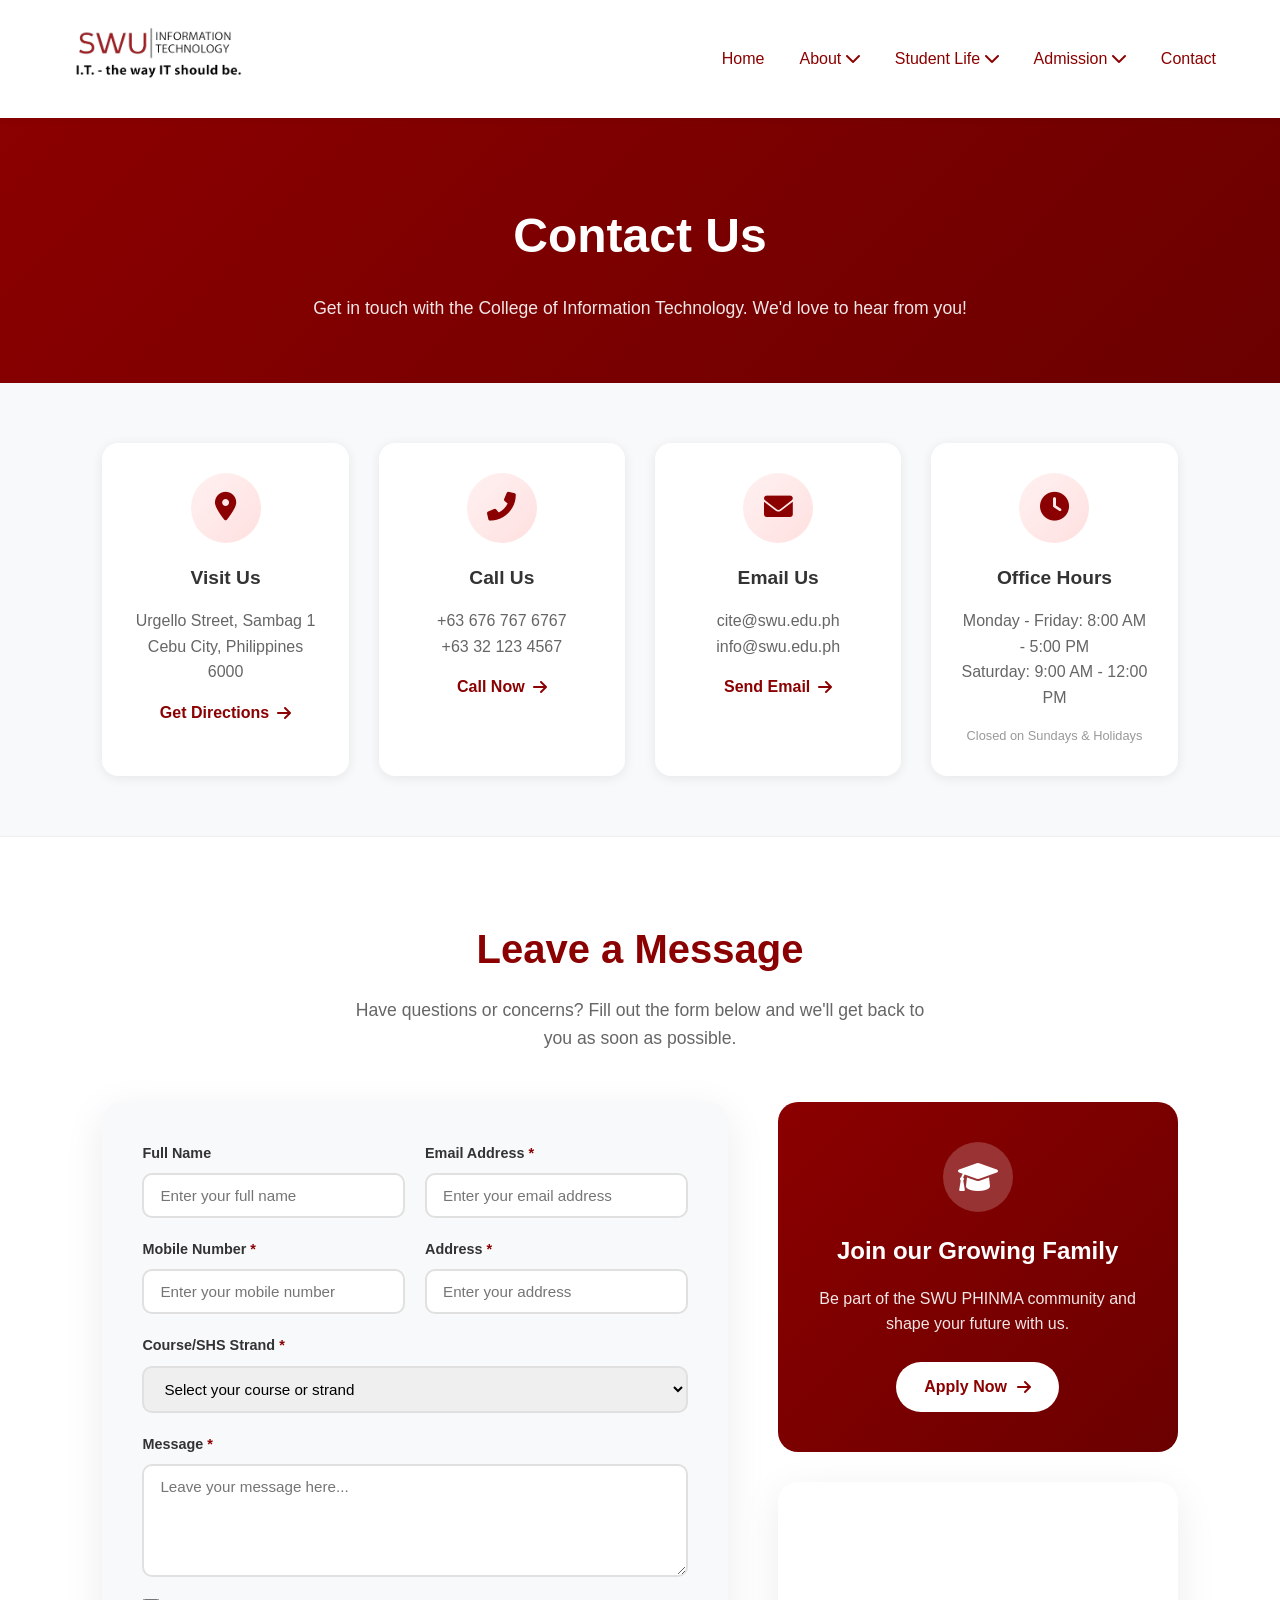
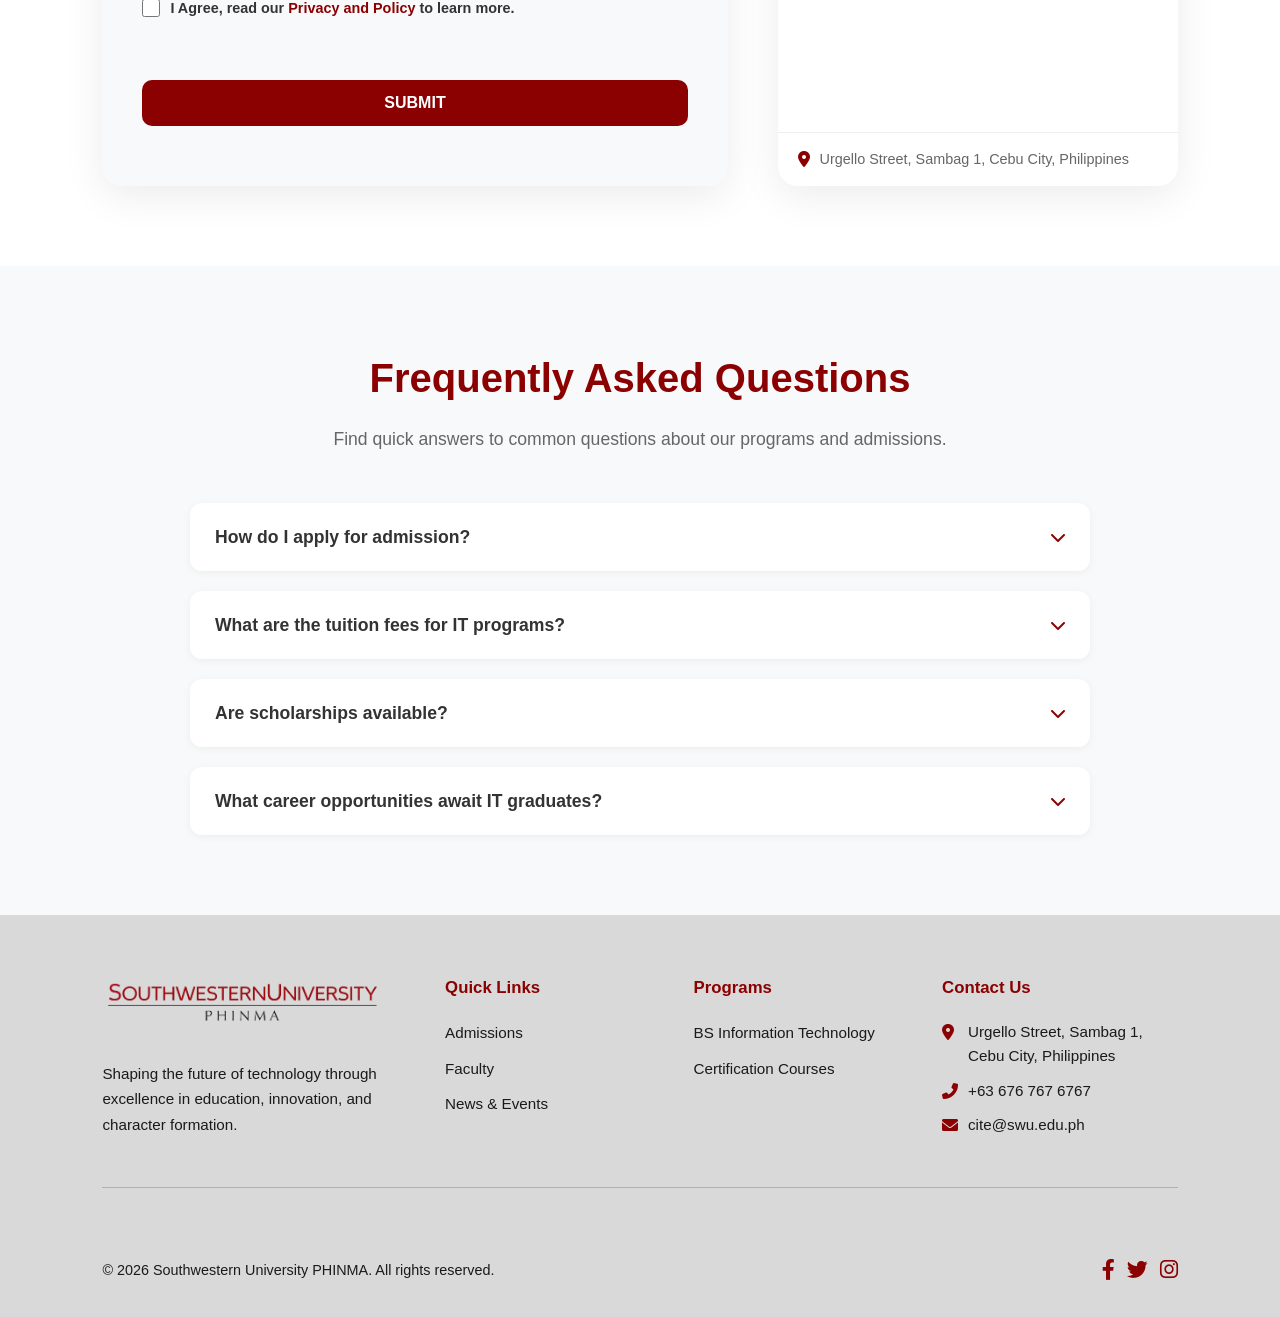
<file: pages/contact.html>
<!DOCTYPE html>
<html lang="en">
<head>
    <meta charset="UTF-8">
    <meta name="viewport" content="width=device-width, initial-scale=1.0">
    <title>Contact Us - SWU Information Technology</title>
    <link rel="icon" type="image/png" href="../assets/images/branding/logos/SWU-PHINMA-Seal-favicon.png">
    <link rel="stylesheet" href="../assets/css/style.css">
    <link rel="stylesheet" href="https://cdnjs.cloudflare.com/ajax/libs/font-awesome/6.0.0/css/all.min.css">
    <!-- Google reCAPTCHA -->
    <script src="https://www.google.com/recaptcha/api.js" async defer></script>
</head>
<body>

    <header>
        <div class="logo-container">
           
           
            <div class="logo it-logo">
                <a href="../index.html">
                    <img src="../assets/images/branding/logos/it_banner.swu.png" alt="SWU Information Technology" class="it-logo-img">
                </a>
            </div>
        </div>
        <div class="menu-toggle" id="mobile-menu">
            <span class="bar"></span>
            <span class="bar"></span>
            <span class="bar"></span>
        </div>
        <nav>
            <ul>
                <li><a href="../index.html">Home</a></li>
                <li class="dropdown">
                    <a href="#">About <i class="fas fa-chevron-down"></i></a>
                    <ul class="dropdown-menu">
                        <li><a href="https://swu.phinma.edu.ph/about-swu/" target="_blank">About SWU</a></li>
                        <li><a href="about-swu-it.html">About SWU-IT</a></li>
                        <li><a href="virtual-tour.html">Virtual Tour</a></li>
                    </ul>
                </li>
                <li class="dropdown">
                    <a href="#">Student Life <i class="fas fa-chevron-down"></i></a>
                    <ul class="dropdown-menu">
                        <li><a href="../index.html#student-outputs-section">Student Outputs</a></li>
                        <li><a href="organizations.html">Organizations</a></li>
                    </ul>
                </li>
                <li class="dropdown">
                    <a href="#">Admission <i class="fas fa-chevron-down"></i></a>
                    <ul class="dropdown-menu">
                        <li><a href="https://swu.phinma.edu.ph/new-student/" target="_blank">New Student</a></li>
                        <li><a href="https://swu.phinma.edu.ph/transferee/" target="_blank">Transferee</a></li>
                    </ul>
                </li>
                <li><a href="contact.html" class="active">Contact</a></li>
            </ul>
        </nav>
    </header>

    <!-- Page Hero -->
    <section class="contact-hero">
        <div class="contact-hero-content">
            <h1>Contact Us</h1>
            <p>Get in touch with the College of Information Technology. We'd love to hear from you!</p>
        </div>
    </section>

    <!-- Contact Information Cards -->
    <section class="contact-info-cards">
        <div class="contact-cards-container">
            <div class="contact-card">
                <div class="contact-card-icon">
                    <i class="fas fa-map-marker-alt"></i>
                </div>
                <h3>Visit Us</h3>
                <p>Urgello Street, Sambag 1<br>Cebu City, Philippines 6000</p>
                <a href="https://maps.google.com" target="_blank" class="contact-card-link">Get Directions <i class="fas fa-arrow-right"></i></a>
            </div>
            
            <div class="contact-card">
                <div class="contact-card-icon">
                    <i class="fas fa-phone-alt"></i>
                </div>
                <h3>Call Us</h3>
                <p>+63 676 767 6767<br>+63 32 123 4567</p>
                <a href="tel:+636767676767" class="contact-card-link">Call Now <i class="fas fa-arrow-right"></i></a>
            </div>
            
            <div class="contact-card">
                <div class="contact-card-icon">
                    <i class="fas fa-envelope"></i>
                </div>
                <h3>Email Us</h3>
                <p>cite@swu.edu.ph<br>info@swu.edu.ph</p>
                <a href="mailto:cite@swu.edu.ph" class="contact-card-link">Send Email <i class="fas fa-arrow-right"></i></a>
            </div>
            
            <div class="contact-card">
                <div class="contact-card-icon">
                    <i class="fas fa-clock"></i>
                </div>
                <h3>Office Hours</h3>
                <p>Monday - Friday: 8:00 AM - 5:00 PM<br>Saturday: 9:00 AM - 12:00 PM</p>
                <span class="contact-card-note">Closed on Sundays & Holidays</span>
            </div>
        </div>
    </section>

    <!-- Contact Form Section -->
    <section class="contact-form-section" id="contact-section">
        <div class="contact-container">
            <div class="contact-header">
                <h2>Leave a Message</h2>
                <p>Have questions or concerns? Fill out the form below and we'll get back to you as soon as possible.</p>
            </div>
            
            <div class="contact-grid">
                <!-- Form Column -->
                <div class="contact-form-col">
                    <form id="contactForm" class="contact-form">
                        <div class="form-row">
                            <div class="form-group">
                                <label for="fullName">Full Name</label>
                                <input type="text" id="fullName" name="fullName" placeholder="Enter your full name">
                            </div>
                            <div class="form-group">
                                <label for="email">Email Address <span class="required">*</span></label>
                                <input type="email" id="email" name="email" placeholder="Enter your email address" required>
                            </div>
                        </div>
                        
                        <div class="form-row">
                            <div class="form-group">
                                <label for="mobile">Mobile Number <span class="required">*</span></label>
                                <input type="tel" id="mobile" name="mobile" placeholder="Enter your mobile number" required>
                            </div>
                            <div class="form-group">
                                <label for="address">Address <span class="required">*</span></label>
                                <input type="text" id="address" name="address" placeholder="Enter your address" required>
                            </div>
                        </div>
                        
                        <div class="form-group">
                            <label for="course">Course/SHS Strand <span class="required">*</span></label>
                            <select id="course" name="course" required>
                                <option value="">Select your course or strand</option>
                                <option value="BS Information Technology">BS Information Technology</option>
                                <option value="BS Computer Science">BS Computer Science</option>
                                <option value="Associate in Computer Technology">Associate in Computer Technology</option>
                                <option value="STEM Strand">STEM Strand</option>
                                <option value="ABM Strand">ABM Strand</option>
                                <option value="GAS Strand">GAS Strand</option>
                                <option value="HUMSS Strand">HUMSS Strand</option>
                                <option value="Other">Other</option>
                            </select>
                        </div>
                        
                        <div class="form-group">
                            <label for="message">Message <span class="required">*</span></label>
                            <textarea id="message" name="message" rows="5" placeholder="Leave your message here..." required></textarea>
                        </div>
                        
                        <div class="form-group checkbox-group">
                            <label class="checkbox-label">
                                <input type="checkbox" id="privacyConsent" required>
                                <span>I Agree, read our <a href="https://swu.phinma.edu.ph/privacy-policy/" target="_blank">Privacy and Policy</a> to learn more.</span>
                            </label>
                        </div>
                        
                        <!-- reCAPTCHA -->
                        <div class="form-group recaptcha-group">
                            <div class="g-recaptcha" data-sitekey="YOUR_RECAPTCHA_SITE_KEY"></div>
                            <div id="recaptchaError" class="error-message" style="display: none;">Please complete the reCAPTCHA verification.</div>
                        </div>
                        
                        <div class="form-group">
                            <button type="submit" class="submit-btn" id="submitBtn">
                                <span class="btn-text">SUBMIT</span>
                                <span class="btn-loader" style="display: none;">
                                    <i class="fas fa-spinner fa-spin"></i> Submitting...
                                </span>
                            </button>
                        </div>
                    </form>
                </div>
                
                <!-- Info Column -->
                <div class="contact-info-col">
                    <div class="join-family-card">
                        <div class="join-icon">
                            <i class="fas fa-graduation-cap"></i>
                        </div>
                        <h3>Join our Growing Family</h3>
                        <p>Be part of the SWU PHINMA community and shape your future with us.</p>
                        <a href="https://docs.google.com/forms/d/1rOwT2UNM_QASI-7Hyff55Ghn2tt4M5JOiWLNKVpQNzg/viewform?edit_requested=true" 
                           target="_blank" 
                           class="join-btn">
                            Apply Now <i class="fas fa-arrow-right"></i>
                        </a>
                    </div>
                    
                    <!-- Map -->
                    <div class="map-container">
                        <iframe 
                            src="https://www.google.com/maps/embed?pb=!1m18!1m12!1m3!1d3925.597237398266!2d123.892299!3d10.315720!2m3!1f0!2f0!3f0!3m2!1i1024!2i768!4f13.1!3m3!1m2!1s0x33a999f3bc97e6ad%3A0x9bdb8ea24fd8d4b9!2sSouthwestern%20University%20PHINMA!5e0!3m2!1sen!2sph!4v1700000000000!5m2!1sen!2sph" 
                            width="100%" 
                            height="280" 
                            style="border:0;" 
                            allowfullscreen="" 
                            loading="lazy">
                        </iframe>
                        <div class="map-address">
                            <i class="fas fa-map-marker-alt"></i>
                            <span>Urgello Street, Sambag 1, Cebu City, Philippines</span>
                        </div>
                    </div>
                </div>
            </div>
        </div>
    </section>

    <!-- FAQ Section -->
    <section class="faq-section">
        <div class="faq-container">
            <div class="faq-header">
                <h2>Frequently Asked Questions</h2>
                <p>Find quick answers to common questions about our programs and admissions.</p>
            </div>
            
            <div class="faq-grid">
                <div class="faq-item">
                    <div class="faq-question">
                        <h3>How do I apply for admission?</h3>
                        <i class="fas fa-chevron-down"></i>
                    </div>
                    <div class="faq-answer">
                        <p>You can apply online through our admissions portal or visit our admissions office. The application process includes submitting requirements, taking the entrance exam, and an interview. For more details, visit our Admissions section.</p>
                    </div>
                </div>
                
                <div class="faq-item">
                    <div class="faq-question">
                        <h3>What are the tuition fees for IT programs?</h3>
                        <i class="fas fa-chevron-down"></i>
                    </div>
                    <div class="faq-answer">
                        <p>Tuition fees vary per program and academic year. For the most accurate and updated information, please contact our admissions office or visit the Admissions section for a detailed breakdown of fees and payment options.</p>
                    </div>
                </div>
                
                <div class="faq-item">
                    <div class="faq-question">
                        <h3>Are scholarships available?</h3>
                        <i class="fas fa-chevron-down"></i>
                    </div>
                    <div class="faq-answer">
                        <p>Yes, SWU PHINMA offers various scholarships including academic excellence awards, athletic scholarships, and financial assistance programs. Contact the Scholarship Office for more information on eligibility and requirements.</p>
                    </div>
                </div>
                
                <div class="faq-item">
                    <div class="faq-question">
                        <h3>What career opportunities await IT graduates?</h3>
                        <i class="fas fa-chevron-down"></i>
                    </div>
                    <div class="faq-answer">
                        <p>Our IT graduates have a 95% employment rate and work as software developers, network security specialists, data analysts, IT consultants, and more. Many are employed by top tech companies both locally and internationally.</p>
                    </div>
                </div>
            </div>
        </div>
    </section>

    <!-- Footer Section -->
    <footer class="footer" id="footer">
        <div class="footer-content">
            <div class="footer-main">
                <div class="footer-column footer-brand">
                    <img src="../assets/images/branding/logos/university_banner.swu.png" alt="Southwestern University PHINMA Logo" class="footer-logo-img">
                    <p class="footer-description">Shaping the future of technology through excellence in education, innovation, and character formation.</p>
                </div>

                <div class="footer-column">
                    <h3>Quick Links</h3>
                    <ul>
                        <li><a href="https://swu.phinma.edu.ph/new-student/" target="_blank">Admissions</a></li>
                        <li><a href="about-swu-it.html#faculty-section">Faculty</a></li>
                        <li><a href="organizations.html#eventsGrid">News & Events</a></li>
                    </ul>
                </div>

                <div class="footer-column">
                    <h3>Programs</h3>
                    <ul>
                        <li><a href="#bs-it">BS Information Technology</a></li>
                        <li><a href="#certification">Certification Courses</a></li>
                    </ul>
                </div>

                <div class="footer-column">
                    <h3>Contact Us</h3>
                    <ul class="contact-list">
                        <li><i class="fas fa-map-marker-alt"></i> <span>Urgello Street, Sambag 1, Cebu City, Philippines</span></li>
                        <li><i class="fas fa-phone-alt"></i> <span>+63 676 767 6767</span></li>
                        <li><i class="fas fa-envelope"></i> <span>cite@swu.edu.ph</span></li>
                    </ul>
                </div>
            </div>

            <div class="footer-bottom">
                <p>&copy; 2026 Southwestern University PHINMA. All rights reserved.</p>
                <div class="social-icons">
                    <a href="https://www.facebook.com/SWUInfoTech" target="_blank" aria-label="Facebook"><i class="fab fa-facebook-f"></i></a>
                    <a href="#" aria-label="Twitter"><i class="fab fa-twitter"></i></a>
                    <a href="#" aria-label="Instagram"><i class="fab fa-instagram"></i></a>
                </div>
            </div>
        </div>
    </footer>

    <!-- Success Modal -->
    <div id="successModal" class="modal">
        <div class="success-modal-content">
            <div class="success-icon">
                <i class="fas fa-check-circle"></i>
            </div>
            <h3>Thank You for Reaching Out!</h3>
            <p>Your message has been sent successfully. We'll get back to you within 24-48 hours.</p>
            <button class="close-success-btn" onclick="closeSuccessModal()">Close</button>
        </div>
    </div>

    <script src="../assets/js/contact.js"></script>
</body>
</html>
</file>
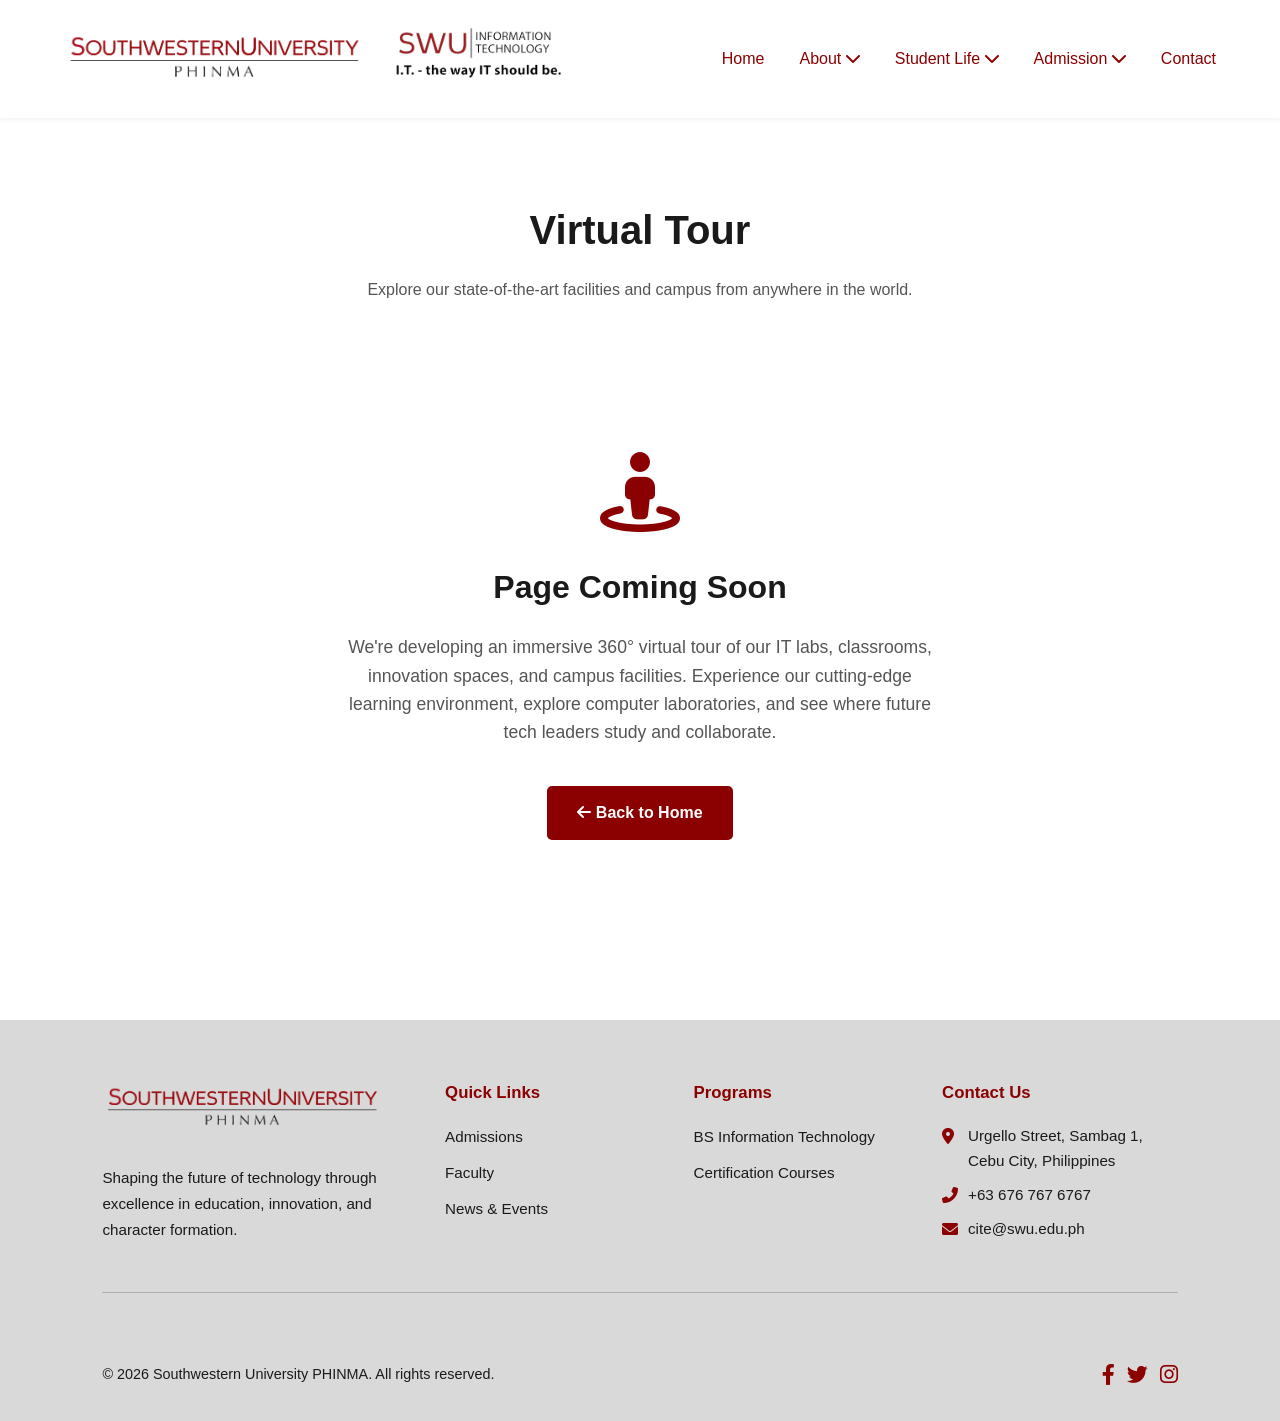
<file: pages/virtual-tour.html>
<!DOCTYPE html>
<html lang="en">
<head>
    <meta charset="UTF-8">
    <meta name="viewport" content="width=device-width, initial-scale=1.0">
    <title>Virtual Tour - SWU Information Technology</title>
    <link rel="icon" type="image/png" href="../assets/images/branding/logos/SWU-PHINMA-Seal-favicon.png">
    <link rel="stylesheet" href="../assets/css/style.css">
    <link rel="stylesheet" href="https://cdnjs.cloudflare.com/ajax/libs/font-awesome/6.0.0/css/all.min.css">
</head>
<body>

    <header>
        <div class="logo-container">
            <a href="https://swu.phinma.edu.ph/" target="_blank" class="logo">
                <img src="../assets/images/branding/logos/university_banner.swu.png" alt="Southwestern University PHINMA Logo" class="logo-img">
            </a>
           
            <div class="logo it-logo">
                <a href="#">
                <img src="../assets/images/branding/logos/it_banner.swu.png" alt="SWU Information Technology" class="it-logo-img">
                </a>
            </div>
        </div>
        <div class="menu-toggle" id="mobile-menu">
            <span class="bar"></span>
            <span class="bar"></span>
            <span class="bar"></span>
        </div>
        <nav>
            <ul>
                <li><a href="../index.html">Home</a></li>
                <li class="dropdown">
                    <a href="#">About <i class="fas fa-chevron-down"></i></a>
                    <ul class="dropdown-menu">
                        <li><a href="https://swu.phinma.edu.ph/about-swu/" target="_blank">About SWU</a></li>
                        <li><a href="about-swu-it.html">About SWU-IT</a></li>
                        <li><a href="virtual-tour.html">Virtual Tour</a></li>
                    </ul>
                </li>
                <li class="dropdown">
                    <a href="#">Student Life <i class="fas fa-chevron-down"></i></a>
                    <ul class="dropdown-menu">
                        <li><a href="../index.html#student-outputs-section">Student Outputs</a></li>
                        <li><a href="organizations.html">Organizations</a></li>
                    </ul>
                </li>
                <li class="dropdown">
                    <a href="#">Admission <i class="fas fa-chevron-down"></i></a>
                    <ul class="dropdown-menu">
                        <li><a href="https://swu.phinma.edu.ph/new-student/" target="_blank">New Student</a></li>
                        <li><a href="https://swu.phinma.edu.ph/transferee/" target="_blank">Transferee</a></li>
                    </ul>
                </li>
                <li><a href="../index.html#footer">Contact</a></li>
            </ul>
        </nav>
    </header>

    <section class="section-padding">
        <div class="section-header text-center">
            <h2>Virtual Tour</h2>
            <p>Explore our state-of-the-art facilities and campus from anywhere in the world.</p>
        </div>

        <div style="text-align: center; padding: 100px 20px;">
            <i class="fas fa-street-view" style="font-size: 5rem; color: var(--primary-red); margin-bottom: 30px;"></i>
            <h2 style="font-size: 2rem; margin-bottom: 20px; color: var(--text-dark);">Page Coming Soon</h2>
            <p style="color: var(--text-gray); font-size: 1.1rem; margin-bottom: 40px; max-width: 600px; margin-left: auto; margin-right: auto;">
                We're developing an immersive 360° virtual tour of our IT labs, classrooms, 
                innovation spaces, and campus facilities. Experience our cutting-edge learning environment, 
                explore computer laboratories, and see where future tech leaders study and collaborate.
            </p>
            <a href="../index.html" class="btn-red">
                <i class="fas fa-arrow-left"></i> Back to Home
            </a>
        </div>
    </section>

    <!-- Footer Section -->
    <footer class="footer" id="footer">
        <div class="footer-content">
            <!-- Footer Main - Four Columns -->
            <div class="footer-main">
                <div class="footer-column footer-brand">
                    <img src="../assets/images/branding/logos/university_banner.swu.png" alt="Southwestern University PHINMA Logo" class="footer-logo-img">
                    <p class="footer-description">Shaping the future of technology through excellence in education, innovation, and character formation.</p>
                </div>

                <div class="footer-column">
                    <h3>Quick Links</h3>
                    <ul>
                        <li><a href="https://swu.phinma.edu.ph/new-student/" target="_blank">Admissions</a></li>
                        <li><a href="about-swu-it.html#faculty-section">Faculty</a></li>
                        <li><a href="organizations.html#eventsGrid">News & Events</a></li>
                    </ul>
                </div>

                <div class="footer-column">
                    <h3>Programs</h3>
                    <ul>
                        <li><a href="#bs-it">BS Information Technology</a></li>
                        <li><a href="#certification">Certification Courses</a></li>
                    </ul>
                </div>

                <div class="footer-column">
                    <h3>Contact Us</h3>
                    <ul class="contact-list">
                        <li><i class="fas fa-map-marker-alt"></i> <span>Urgello Street, Sambag 1, Cebu City, Philippines</span></li>
                        <li><i class="fas fa-phone-alt"></i> <span>+63 676 767 6767</span></li>
                        <li><i class="fas fa-envelope"></i> <span>cite@swu.edu.ph</span></li>
                    </ul>
                </div>
            </div>

            <!-- Footer Bottom - Copyright and Social -->
            <div class="footer-bottom">
                <p>&copy; 2026 Southwestern University PHINMA. All rights reserved.</p>
                <div class="social-icons">
                    <a href="https://www.facebook.com/SWUInfoTech" target="_blank" aria-label="Facebook"><i class="fab fa-facebook-f"></i></a>
                    <a href="#" aria-label="Twitter"><i class="fab fa-twitter"></i></a>
                    <a href="#" aria-label="Instagram"><i class="fab fa-instagram"></i></a>
                </div>
            </div>
        </div>
    </footer>

    <script src="../assets/js/script.js"></script>
</body>
</html>
</file>
<file: assets/css/style.css>
:root {
    --primary-red: #8b0000;
    --text-dark: #1a1a1a;
    --text-gray: #555;
    --bg-light: #f4f4f4;
    --white: #ffffff;
    --gray-divider: #ddd;
}
html {
    scroll-behavior: smooth;
}
* {
    margin: 0;
    padding: 0;
    box-sizing: border-box;
    font-family: 'Segoe UI', Tahoma, Geneva, Verdana, sans-serif;
}

body {
    line-height: 1.6;
    color: var(--text-dark);
    opacity: 0;
    animation: fadeIn 0.4s ease-in forwards;
}

/* Page Transition Animations */
@keyframes fadeIn {
    to {
        opacity: 1;
    }
}

@keyframes fadeOut {
    from {
        opacity: 1;
    }
    to {
        opacity: 0;
    }
}

body.page-transitioning {
    animation: fadeOut 0.3s ease-out forwards;
}

/* Common Classes */
.section-padding { padding: 80px 8%; }
.bg-gray { background-color: #f0f2f5; }
.text-center { text-align: center; }
.text-left { text-align: left; }

/* 1. Header */
header {
    display: flex;
    justify-content: space-between;
    align-items: center;
    padding: 25px 5%;
    background: var(--white);
    position: sticky;
    top: 0;
    z-index: 1050;
    box-shadow: 0 2px 5px rgba(0,0,0,0.05);
}

.logo-container {
    display: flex;
    align-items: center;
    gap: 20px;
}

.logo {
    display: flex;
    align-items: center;
}

.logo-divider {
    width: 2px;
    height: 50px;
    background: #ddd;
}

.brand-name {
    color: var(--primary-red);
    font-weight: normal;
    letter-spacing: -1px;
}

.brand-name .bold { font-weight: bold; }

.brand-sub {
    font-size: 10px;
    letter-spacing: 5px;
    color: var(--text-gray);
    margin-top: -5px;
}

.logo-img {
    width: 300px;
    max-width: 100%;
    height: auto;
}

.it-logo-img {
    height: 60px;
    width: auto;
    max-width: 100%;
}
.dropdown {
    position: relative;
}

/* 2. Style the hidden dropdown menu */
.dropdown-menu {
    position: absolute;
    top: 100%; 
    left: 0;
    background-color: var(--white);
    min-width: 180px;
    list-style: none;
    display: block;
    
    /* Hide and move down slightly for the animation */
    opacity: 0;
    visibility: hidden;
    transform: translateY(10px);
    
    box-shadow: 0 8px 20px rgba(0,0,0,0.1);
    border-top: 3px solid var(--primary-red);
    padding: 10px 0;
    transition: all 0.3s ease;
    z-index: 1000;
}

/* 3. Style the links inside the dropdown */
.dropdown-menu li a {
    padding: 10px 20px;
    display: block;
    color: var(--text-dark) !important; /* Overriding primary red */
    font-size: 0.85rem;
    font-weight: 400;
}

/* Remove the underline effect from dropdown links if you want a cleaner look */
.dropdown-menu li a::after {
    display: none;
}

.dropdown-menu li a:hover {
    background-color: #f8f9fa;
    color: var(--primary-red) !important;
}

/* 4. Show the menu on hover */
.dropdown:hover .dropdown-menu {
    opacity: 1;
    visibility: visible;
    transform: translateY(0);
}

/* Add a small rotation to the arrow icon on hover */
.dropdown:hover i {
    transform: rotate(180deg);
    transition: transform 0.3s ease;
}
nav ul {
    display: flex;
    list-style: none;
    gap: 35px;
}
nav ul li a {
    text-decoration: none;
    color: var(--primary-red);
    font-weight: 500;
    font-size: 1rem;
    position: relative; /* Essential for positioning the underline */
    padding: 5px 0;    /* Adds a little space for the line */
}

/* Create the underline state */
nav ul li a::after {
    content: '';
    position: absolute;
    width: 0; /* Start with no width */
    height: 2px;
    bottom: 0;
    left: 0;
    background-color: var(--primary-red);
    transition: width 0.3s ease; /* This makes it animate smoothly */
}

/* Trigger the underline on hover */
nav ul li a:hover::after {
    width: 100%; /* Grow to full width on hover */
}

/* Header Responsive */
@media (max-width: 768px) {
    .logo-container {
        flex-direction: column;
        gap: 10px;
        align-items: flex-start;
    }

    .logo-divider {
        display: none;
    }

    .it-logo-img {
        height: 50px;
    }

    .logo-img {
        width: 220px;
    }

    header {
        padding: 20px 5%;
    }
}

/* 2. Hero Section */
.hero {
    position: relative;
    height: 90vh;
    overflow: hidden; 
    display: flex;
    flex-direction: column;
    justify-content: flex-start;
    padding: 0 8%;
}

/* 1. Background Media Handling */
.slider, .slide {
    position: absolute;
    top: 0;
    left: 0;
    width: 100%;
    height: 100%;
    z-index: 0; /* Changed from -2 to 0 */
}

.slide {
    opacity: 0;
    transition: opacity 1s ease-in-out;
}

.slide.active {
    opacity: 1;
}

.bg-media {
    width: 100%;
    height: 100%;
    object-fit: cover;
}

/* 2. Dark Overlay - FIXED */
.hero::after {
    content: '';
    position: absolute;
    top: 0;
    left: 0;
    width: 100%;
    height: 100%;
    background: rgba(0, 0, 0, 0.4); 
    z-index: 1; /* Sits directly on top of the media */
    pointer-events: none; 
}

/* 3. Content Positioning */
.admissions-badge, .hero h1, .hero p {
    position: relative;
    z-index: 10; /* Ensures text is above overlay */
}

.admissions-badge {
    background: var(--primary-red);
    color: white;
    padding: 6px 15px;
    border-radius: 20px;
    font-size: 0.8rem;
    width: fit-content;
    margin-bottom: 20px;
    margin-top: 100px;
    text-decoration: none;
    display: inline-block;
    transition: all 0.3s ease;
    cursor: pointer;
}

.admissions-badge:hover {
    background: #a00000;
    transform: scale(1.05);
    box-shadow: 0 4px 12px rgba(139, 0, 0, 0.4);
}

.hero h1 {
    font-size: 4rem;
    line-height: 1.1;
    margin-bottom: 20px;
    color: white;
}

.hero .highlight { color: var(--primary-red); }

.hero p {
    max-width: 600px;
    font-size: 1.1rem;
    color: rgba(255, 255, 255, 0.9);
    margin-bottom: 30px;
}

/* 4. Navigation Buttons */
.prev-btn, .next-btn {
    position: absolute;
    top: 50%;
    transform: translateY(-50%);
    background: rgba(255, 255, 255, 0.2);
    border: none;
    color: white;
    width: 50px;
    height: 50px;
    border-radius: 50%;
    cursor: pointer;
    z-index: 100; /* Highest layer for clicking */
    transition: 0.3s ease;
}

.prev-btn:hover, .next-btn:hover {
    background: var(--primary-red);
}

.prev-btn { left: 30px; }
.next-btn { right: 30px; }

/* 5. Indicators */
.indicators {
    position: absolute;
    bottom: 220px; 
    left: 50%;
    transform: translateX(-50%);
    display: flex;
    gap: 12px;
    z-index: 100;
}

.dot {
    width: 10px;
    height: 10px;
    background: rgba(255, 255, 255, 0.5);
    border-radius: 50%;
    cursor: pointer;
    transition: 0.3s ease;
}

.dot.active {
    background: var(--primary-red);
    width: 25px;
    border-radius: 5px;
}

/* 6. Stats Container - FIXED */
.stats-container {
    display: flex;
    gap: 25px;
    position: absolute;
    bottom: 50px; 
    left: 8%;
    right: 8%;
    z-index: 100; /* Ensure this is above the hero::after overlay */
}

.stat-card {
    background: rgba(255, 255, 255, 0.5); 
    backdrop-filter: blur(10px);
    -webkit-backdrop-filter: blur(10px);
    padding: 30px;
    border-radius: 12px;
    flex: 1;
    box-shadow: 0 8px 32px rgba(0, 0, 0, 0.15);
    border: 1px solid rgba(255, 255, 255, 0.3);
    display: flex;
    align-items: center;
    gap: 20px;
    
    /* RE-INTEGRATED TRANSITION */
    transition: transform 0.3s ease, background 0.3s ease, box-shadow 0.3s ease;
    cursor: pointer;
}

/* RE-INTEGRATED HOVER EFFECT */
.stat-card:hover {
    transform: translateY(-10px);
    background: rgba(255, 255, 255, 0.85); /* Slightly more solid on hover */
    box-shadow: 0 12px 40px rgba(0, 0, 0, 0.3);
}

.stat-card i { 
    color: var(--primary-red); 
    font-size: 1.8rem; 
}

.stat-card h2 { 
    font-size: 2.2rem; 
    margin-bottom: -5px; 
}

.stat-card p { 
    font-size: 0.9rem; 
    color: var(--text-gray); 
    font-weight: 500;
}

/* 3. Career Paths */
.section-header h2 {
    font-size: 2.5rem;
    margin-bottom: 15px;
    
}

.section-header p {
    color: var(--text-gray);
    max-width: 650px;
    margin-bottom: 50px;
}

.text-center p { margin-left: auto; margin-right: auto; }

.career-grid {
    display: grid;
    grid-template-columns: repeat(3, 1fr);
    gap: 30px;
}

.career-card {
    background: var(--white);
    padding: 50px 30px 40px;
    border-radius: 15px;
    position: relative;
    text-align: center;
    cursor: pointer;
    transition: transform 0.3s;
}

.career-card:hover {
    transform: translateY(-10px);
}

.icon-circle {
    width: 65px;
    height: 65px;
    background: var(--primary-red);
    color: white;
    border-radius: 50%;
    display: flex;
    align-items: center;
    justify-content: center;
    position: absolute;
    top: -32px;
    left: 50%;
    transform: translateX(-50%);
    font-size: 1.3rem;
    box-shadow: 0 4px 10px rgba(139, 0, 0, 0.3);
}

.career-card h3 { margin-bottom: 15px; }
.career-card p { color: var(--text-gray); font-size: 0.95rem; }

/* Modal Styles */
.modal {
    display: none; 
    position: fixed;
    z-index: 9999;
    left: 0; top: 0;
    width: 100%; height: 100%;
    background: rgba(0,0,0,0.8);
    backdrop-filter: blur(8px);
}

.modal-content {
    background: white;
    margin: 5% auto;
    width: 90%;
    max-width: 800px;
    border-radius: 20px;
    overflow: hidden;
    animation: slideUp 0.4s ease;
}

@keyframes slideUp {
    from { transform: translateY(50px); opacity: 0; }
    to { transform: translateY(0); opacity: 1; }
}

.modal-header {
    background: #8b0000;
    color: white;
    padding: 40px;
    display: flex;
    gap: 20px;
    align-items: center;
    position: relative;
}

.modal-icon {
    font-size: 3rem;
    background: rgba(255,255,255,0.2);
    padding: 15px;
    border-radius: 12px;
}

.close-btn {
    position: absolute;
    right: 20px; top: 15px;
    font-size: 30px;
    cursor: pointer;
    color: white;
}

.modal-body { padding: 40px; }
.modal-grid { display: grid; grid-template-columns: 1fr 1fr; gap: 30px; margin-bottom: 30px; }
.modal-column h3 { margin-bottom: 15px; color: #333; }
.modal-column ul { list-style: none; }
.modal-column li::before { content: "•"; color: #8b0000; margin-right: 10px; font-weight: bold; }

/* Tags Styling */
.tag-container { display: flex; flex-wrap: wrap; gap: 8px; }
.tag-container span {
    background: #f0f2f5;
    padding: 6px 12px;
    border-radius: 6px;
    font-size: 0.8rem;
    color: #444;
}

/* Skill tags (light red background) */
#skillsTags span { background: #fff1f1; color: var(--primary-red); }

/* --- Core Tech Grid --- */
.tech-grid {
    display: grid;
    grid-template-columns: repeat(auto-fit, minmax(150px, 1fr));
    gap: 20px;
    margin-bottom: 40px;
}

.tech-card {
    background: var(--white);
    padding: 30px 10px;
    border-top: 4px solid var(--primary-red);
    border-radius: 8px;
    box-shadow: 0 4px 15px rgba(0,0,0,0.05);
    text-align: center;
    transition: transform 0.3s ease;
    cursor: pointer;
}

.tech-card:hover {
    transform: translateY(-5px);
}

.tech-card i {
    font-size: 2.5rem;
    margin-bottom: 10px;
}

.java-color { color: #007396; }
.python-color { color: #3776AB; }
.html-color { color: #E34F26; }
.css-color { color: #1572B6; }
.js-color { color: #F7DF1E; }

/* --- Responsive View Learning Path Button --- */
.btn-red {
    display: inline-block;
    background: var(--primary-red);
    color: var(--white);
    padding: 12px 28px;
    border-radius: 5px;
    text-decoration: none;
    font-weight: 600;
    border: 2px solid var(--primary-red);
    transition: all 0.3s ease-in-out;
    cursor: pointer;
}

/* Hover Effect: Transparent background, Red text */
.btn-red:hover {
    background: transparent;
    color: var(--primary-red);
    transform: translateX(8px);
}

/* Visual Feedback for Long Press */
.career-card.active-press {
    transform: scale(0.96);
    filter: brightness(0.9);
}

/* ===== TECH MODAL STYLES ===== */
#techPathModal .modal-content {
    max-width: 900px;
    width: 90%;
    max-height: 90vh;
    margin: 5vh auto;
    display: flex;
    flex-direction: column;
    overflow: hidden;
}

#techPathModal .modal-body {
    overflow-y: auto;
    flex: 1;
    padding: 30px 40px 40px;
}

/* Tech Carousel Wrapper */
.tech-carousel-wrapper {
    position: relative;
    margin: 20px 0;
}

/* Tech Carousel */
.tech-carousel {
    position: relative;
    overflow: hidden;
    background: white;
    border: 1px solid #e0e0e0;
    border-radius: 12px;
    box-shadow: 0 2px 12px rgba(0, 0, 0, 0.06);
    user-select: none;
    touch-action: pan-y;
    cursor: grab;
}

.tech-carousel.dragging {
    cursor: grabbing;
}

/* Slide track for smooth translate-based swiping */
.tech-slide-track {
    display: flex;
    transition: transform 0.45s cubic-bezier(0.25, 0.46, 0.45, 0.94);
    will-change: transform;
}

.tech-slide-track.no-transition {
    transition: none;
}

.tech-slide {
    min-width: 100%;
    padding: 30px 25px;
    display: flex;
    align-items: flex-start;
    gap: 30px;
    box-sizing: border-box;
}

/* Left side - Icon and title */
.tech-slide-left {
    flex: 0 0 160px;
    text-align: center;
    padding: 15px 10px;
}

.tech-icon-large {
    width: 70px;
    height: 70px;
    border-radius: 14px;
    background: #f5f5f5;
    display: flex;
    align-items: center;
    justify-content: center;
    margin: 0 auto 12px;
    transition: background 0.3s ease;
}

.tech-icon-large i {
    font-size: 2.4rem;
}

.tech-slide-left h3 {
    font-size: 1.5rem;
    margin-bottom: 4px;
    color: #222;
    font-weight: 700;
}

.tech-role {
    color: var(--primary-red);
    font-weight: 600;
    font-size: 0.9rem;
}

/* Right side - Content */
.tech-slide-right {
    flex: 1;
    padding: 5px 0;
    min-width: 0;
}

.tech-description {
    margin-bottom: 20px;
}

.tech-description p {
    font-size: 0.92rem;
    line-height: 1.65;
    color: #555;
}

.projects-section h4 {
    font-size: 1rem;
    margin-bottom: 12px;
    color: #333;
    font-weight: 700;
    display: flex;
    align-items: center;
    gap: 8px;
}

.projects-section h4 i {
    color: var(--primary-red);
}

.project-list {
    list-style: none;
    padding: 0;
    margin: 0;
}

.project-list li {
    padding: 8px 12px;
    font-size: 0.88rem;
    display: flex;
    align-items: center;
    gap: 10px;
    color: #444;
}

.project-list li .checkbox-icon {
    color: var(--primary-red);
    font-size: 1rem;
    flex-shrink: 0;
}

.project-list li .checkbox-icon.checked {
    color: #28a745;
}

/* Icon Colors */
.tech-icon-large .fa-java { color: #007396; }
.tech-icon-large .fa-python { color: #3776AB; }
.tech-icon-large .fa-html5 { color: #E34F26; }
.tech-icon-large .fa-css3-alt { color: #1572B6; }
.tech-icon-large .fa-js { color: #F7DF1E; }

/* Carousel Navigation Arrows */
.carousel-arrow {
    position: absolute;
    top: 50%;
    transform: translateY(-50%);
    width: 38px;
    height: 38px;
    background: white;
    border: 1px solid #ddd;
    border-radius: 50%;
    display: flex;
    align-items: center;
    justify-content: center;
    cursor: pointer;
    z-index: 10;
    font-size: 0.9rem;
    color: #555;
    box-shadow: 0 2px 8px rgba(0, 0, 0, 0.1);
    transition: all 0.25s ease;
}

.carousel-arrow:hover {
    background: var(--primary-red);
    color: white;
    border-color: var(--primary-red);
    box-shadow: 0 4px 12px rgba(139, 0, 0, 0.3);
}

.carousel-arrow.prev-arrow {
    left: -19px;
}

.carousel-arrow.next-arrow {
    right: -19px;
}

.carousel-arrow:disabled,
.carousel-arrow.disabled {
    opacity: 0.3;
    cursor: default;
    pointer-events: none;
}

/* Carousel Controls */
.carousel-controls {
    margin: 16px 0 0;
    padding: 0;
}

.carousel-dots {
    display: flex;
    justify-content: center;
    gap: 8px;
    margin-bottom: 10px;
}

.carousel-dot {
    width: 10px;
    height: 10px;
    border-radius: 50%;
    background: #ddd;
    cursor: pointer;
    transition: all 0.3s ease;
    border: none;
}

.carousel-dot.active {
    background: var(--primary-red);
    width: 28px;
    border-radius: 5px;
}

.swipe-hint {
    text-align: center;
    color: #999;
    font-size: 0.8rem;
    display: flex;
    align-items: center;
    justify-content: center;
    gap: 6px;
}

.swipe-hint i {
    color: var(--primary-red);
    font-size: 0.85rem;
}

/* Progressive Approach */
.progressive-approach {
    background: #fafafa;
    padding: 22px 24px;
    border-radius: 10px;
    display: flex;
    gap: 16px;
    align-items: flex-start;
    margin-top: 24px;
    border-left: 4px solid var(--primary-red);
}

.approach-icon {
    color: var(--primary-red);
    font-size: 1.4rem;
    padding-top: 3px;
    flex-shrink: 0;
}

.approach-content h3 {
    font-size: 1.1rem;
    margin-bottom: 8px;
    color: #222;
    font-weight: 700;
}

.approach-content p {
    font-size: 0.88rem;
    line-height: 1.6;
    color: #555;
}

/* ===== CAMPUS PROGRAMS SECTION ===== */
.campus-programs-section {
    background: white;
    width: 100%;
    padding: 0 8%;
}

.campus-row {
    display: grid;
    grid-template-columns: 1fr 1fr;
    min-height: 500px;
    align-items: center;
}

.campus-row.reverse {
    background: #f9f9f9;
}

.campus-row.reverse .campus-content {
    order: 2;
}

.campus-row.reverse .campus-image {
    order: 1;
}

.campus-content {
    padding: 80px 5%;
}

.campus-content h2 {
    font-size: 2.2rem;
    color: var(--primary-red);
    margin-bottom: 24px;
    line-height: 1.2;
    font-weight: 700;
}

.campus-content p {
    font-size: 1rem;
    line-height: 1.8;
    color: #666;
    text-align: justify;
}

.campus-image {
    height: 500px;
    width: 100%;
    position: relative;
    overflow: hidden;
}

.image-placeholder {
    width: 100%;
    height: 100%;
    background: linear-gradient(135deg, #f0f0f0 0%, #e0e0e0 100%);
    display: flex;
    align-items: center;
    justify-content: center;
    position: relative;
    overflow: hidden;
}

/* Automatic image resizing */
.image-placeholder img {
    width: 100%;
    height: 100%;
    object-fit: cover;
    object-position: center;
}

.image-placeholder i {
    font-size: 6rem;
    color: #ccc;
    opacity: 0.5;
}

.image-placeholder::after {
    background-image: url(/src/images/Lead2Lead.jpg);
    position: absolute;
    bottom: 20px;
    left: 50%;
    transform: translateX(-50%);
    font-size: 0.9rem;
    color: #999;
    font-weight: 500;
    letter-spacing: 1px;
}

/* ===== CAMPUS SLIDER ===== */
.campus-slider {
    position: relative;
    width: 100%;
    height: 100%;
    overflow: hidden;
}

.campus-slider-track {
    display: flex;
    width: 400%;
    height: 100%;
    transition: transform 0.4s ease;
    will-change: transform;
}

.campus-slide {
    width: 25%;
    height: 100%;
    flex-shrink: 0;
    overflow: hidden;
    background: linear-gradient(135deg, #f0f0f0 0%, #e0e0e0 100%);
    display: flex;
    align-items: center;
    justify-content: center;
}

.campus-slide img {
    width: 100%;
    height: 100%;
    object-fit: cover;
    object-position: center;
}

.campus-slide-placeholder i {
    font-size: 4rem;
    color: #ccc;
    opacity: 0.5;
}

.campus-slider-btn {
    position: absolute;
    top: 50%;
    transform: translateY(-50%);
    background: rgba(255, 255, 255, 0.85);
    border: none;
    border-radius: 50%;
    width: 40px;
    height: 40px;
    display: flex;
    align-items: center;
    justify-content: center;
    cursor: pointer;
    z-index: 10;
    box-shadow: 0 2px 8px rgba(0, 0, 0, 0.2);
    transition: background 0.2s, transform 0.2s;
    color: #333;
    font-size: 0.85rem;
}

.campus-slider-btn:hover {
    background: white;
    transform: translateY(-50%) scale(1.08);
}

.campus-prev { left: 12px; }
.campus-next { right: 12px; }

.campus-slider-dots {
    position: absolute;
    bottom: 12px;
    left: 50%;
    transform: translateX(-50%);
    display: flex;
    gap: 7px;
    z-index: 10;
}

.campus-dot {
    width: 8px;
    height: 8px;
    border-radius: 50%;
    background: rgba(255, 255, 255, 0.55);
    cursor: pointer;
    transition: background 0.25s, transform 0.25s;
    border: 1.5px solid rgba(255, 255, 255, 0.7);
}

.campus-dot.active {
    background: white;
    transform: scale(1.35);
}

/* ===== STUDENT OUTPUTS SECTION ===== */
#student-outputs-section {
    background: #fafafa;
}

.outputs-header {
    text-align: left;
    max-width: 800px;
    margin: 0 auto 50px;
}

.section-badge {
    display: inline-block;
    color: var(--primary-red);
    font-weight: 600;
    font-size: 0.9rem;
    margin-bottom: 12px;
    letter-spacing: 0.5px;
}

.outputs-header h2 {
    font-size: 2.5rem;
    margin-bottom: 15px;
    color: #222;
}

.outputs-header p {
    font-size: 1rem;
    line-height: 1.6;
    color: #666;
}

/* Outputs Carousel */
.outputs-carousel-wrapper {
    position: relative;
    margin: 0 60px;
}

.outputs-carousel {
    overflow: hidden;
    padding: 10px 0;
}

.outputs-track {
    display: flex;
    gap: 24px;
    transition: transform 0.5s cubic-bezier(0.25, 0.46, 0.45, 0.94);
}

/* Output Card */
.output-card {
    min-width: calc(33.333% - 16px);
    background: white;
    border-radius: 12px;
    overflow: hidden;
    box-shadow: 0 2px 12px rgba(0, 0, 0, 0.08);
    transition: transform 0.3s ease, box-shadow 0.3s ease;
}

.output-card:hover {
    transform: translateY(-8px);
    box-shadow: 0 8px 24px rgba(0, 0, 0, 0.15);
}

.output-card-image {
    background: #f5f5f5;
    height: 200px;
    display: flex;
    flex-direction: column;
    align-items: center;
    justify-content: center;
    position: relative;
    overflow: hidden;
}

/* Automatic image resizing for output cards */
.output-card-image img {
    width: 100%;
    height: 100%;
    object-fit: cover;
    object-position: center;
}

.output-icon {
    font-size: 4rem;
    color: #d0d0d0;
    margin-bottom: 20px;
    transition: transform 0.3s ease;
}

.output-card:hover .output-icon {
    transform: scale(1.1);
}

.view-details-btn {
    position: absolute;
    background: var(--primary-red);
    color: white;
    border: none;
    padding: 10px 24px;
    border-radius: 6px;
    font-weight: 600;
    font-size: 0.9rem;
    cursor: pointer;
    opacity: 0;
    transform: translateY(10px);
    transition: opacity 0.3s ease, transform 0.3s ease;
    box-shadow: 0 4px 12px rgba(139, 0, 0, 0.3);
}

.output-card:hover .view-details-btn {
    opacity: 1;
    transform: translateY(0);
}

.view-details-btn:hover {
    background: #a00000;
}

.output-card-content {
    padding: 24px;
}

.output-header {
    display: flex;
    justify-content: space-between;
    align-items: center;
    margin-bottom: 12px;
}

.output-category {
    font-size: 0.8rem;
    color: #666;
    font-weight: 500;
}

.output-link-icon {
    color: #ccc;
    font-size: 0.9rem;
    transition: color 0.3s ease;
}

.output-card:hover .output-link-icon {
    color: var(--primary-red);
}

.output-card-content h3 {
    font-size: 1.25rem;
    margin-bottom: 12px;
    color: #222;
    font-weight: 700;
    line-height: 1.3;
}

.output-card-content p {
    font-size: 0.9rem;
    line-height: 1.6;
    color: #666;
    margin-bottom: 20px;
}

.output-footer {
    display: flex;
    flex-direction: column;
    gap: 4px;
    padding-top: 16px;
    border-top: 1px solid #eee;
}

.developer-label {
    font-size: 0.75rem;
    color: #999;
    text-transform: uppercase;
    letter-spacing: 0.5px;
}

.developer-name {
    font-size: 0.85rem;
    color: var(--primary-red);
    font-weight: 600;
}

/* Navigation Buttons */
.outputs-nav-btn {
    position: absolute;
    top: 50%;
    transform: translateY(-50%);
    width: 45px;
    height: 45px;
    background: white;
    border: 2px solid #ddd;
    border-radius: 50%;
    display: flex;
    align-items: center;
    justify-content: center;
    cursor: pointer;
    z-index: 10;
    font-size: 1rem;
    color: #555;
    box-shadow: 0 2px 10px rgba(0, 0, 0, 0.1);
    transition: all 0.3s ease;
}

.outputs-nav-btn:hover {
    background: var(--primary-red);
    color: white;
    border-color: var(--primary-red);
    box-shadow: 0 4px 16px rgba(139, 0, 0, 0.3);
}

.prev-outputs-btn {
    left: -60px;
}

.next-outputs-btn {
    right: -60px;
}

.outputs-nav-btn:disabled {
    opacity: 0.3;
    cursor: default;
    pointer-events: none;
}

/* Outputs Indicators */
.outputs-indicators {
    display: flex;
    justify-content: center;
    gap: 10px;
    margin-top: 40px;
}

.outputs-dot {
    width: 10px;
    height: 10px;
    border-radius: 50%;
    background: #ddd;
    cursor: pointer;
    transition: all 0.3s ease;
}

.outputs-dot.active {
    background: var(--primary-red);
    width: 28px;
    border-radius: 5px;
}

/* ===== RESPONSIVE - TECH MODAL ===== */
@media (max-width: 900px) {
    #techPathModal .modal-content {
        width: 95%;
        margin: 3vh auto;
        max-height: 94vh;
    }

    #techPathModal .modal-body {
        padding: 20px 24px 30px;
    }

    .carousel-arrow.prev-arrow { left: -14px; }
    .carousel-arrow.next-arrow { right: -14px; }
    .carousel-arrow {
        width: 34px;
        height: 34px;
        font-size: 0.8rem;
    }

    /* Student Outputs Tablet */
    .outputs-carousel-wrapper {
        margin: 0 55px;
    }

    .prev-outputs-btn { left: -55px; }
    .next-outputs-btn { right: -55px; }

    /* Campus Programs Tablet */
    .campus-content {
        padding: 60px 5%;
    }

    .campus-content h2 {
        font-size: 2rem;
    }

    .campus-content p {
        font-size: 0.95rem;
    }
}

@media (max-width: 768px) {
    #techPathModal .modal-content {
        width: 96%;
        margin: 2vh auto;
        max-height: 96vh;
        border-radius: 14px;
    }

    #techPathModal .modal-body {
        padding: 18px 20px 28px;
    }

    .tech-slide {
        flex-direction: column;
        align-items: center;
        gap: 18px;
        padding: 24px 20px;
    }
    
    .tech-slide-left {
        flex: none;
        padding: 8px;
    }

    .tech-slide-left h3 {
        font-size: 1.3rem;
    }
    
    .tech-icon-large {
        width: 60px;
        height: 60px;
    }
    
    .tech-icon-large i {
        font-size: 2rem;
    }

    .tech-slide-right {
        padding: 0;
        text-align: left;
        width: 100%;
    }

    .carousel-arrow {
        width: 30px;
        height: 30px;
        font-size: 0.75rem;
    }

    .carousel-arrow.prev-arrow { left: -10px; }
    .carousel-arrow.next-arrow { right: -10px; }
    
    .progressive-approach {
        flex-direction: column;
        text-align: left;
        gap: 10px;
    }

    .approach-icon {
        padding-top: 0;
    }

    /* Student Outputs Responsive */
    .outputs-carousel-wrapper {
        margin: 0 50px;
    }

    .prev-outputs-btn { left: -50px; }
    .next-outputs-btn { right: -50px; }

    .output-card {
        min-width: calc(50% - 12px);
    }

    .outputs-header h2 {
        font-size: 2rem;
    }

    /* Campus Programs Tablet */
    .campus-row {
        grid-template-columns: 1fr;
        min-height: auto;
    }

    .campus-row.reverse .campus-content {
        order: 1;
    }

    .campus-row.reverse .campus-image {
        order: 2;
    }

    .campus-content {
        padding: 50px 4%;
    }

    .campus-content h2 {
        font-size: 1.8rem;
    }

    .campus-image {
        height: 350px;
    }

    .image-placeholder i {
        font-size: 4.5rem;
    }
}

@media (max-width: 480px) {
    #techPathModal .modal-content {
        width: 98%;
        margin: 1vh auto;
        max-height: 98vh;
        border-radius: 10px;
    }

    #techPathModal .modal-header {
        padding: 24px 20px;
    }

    #techPathModal .modal-body {
        padding: 14px 16px 24px;
    }

    .tech-slide-left h3 {
        font-size: 1.2rem;
    }

    .tech-description p {
        font-size: 0.85rem;
    }

    .carousel-arrow {
        display: none;
    }

    .tech-carousel-wrapper {
        margin: 14px 0;
    }

    /* Student Outputs Mobile */
    .outputs-carousel-wrapper {
        margin: 0 40px;
    }

    .outputs-nav-btn {
        width: 38px;
        height: 38px;
        font-size: 0.85rem;
    }

    .prev-outputs-btn { left: -40px; }
    .next-outputs-btn { right: -40px; }

    .output-card {
        min-width: 100%;
    }

    .outputs-header {
        text-align: center;
    }

    .outputs-header h2 {
        font-size: 1.8rem;
    }

    .output-card-image {
        height: 180px;
    }

    .output-icon {
        font-size: 3rem;
    }

    /* Campus Programs Mobile */
    .campus-content {
        padding: 40px 4%;
    }

    .campus-content h2 {
        font-size: 1.5rem;
        margin-bottom: 16px;
    }

    .campus-content p {
        font-size: 0.9rem;
        line-height: 1.7;
    }

    .campus-image {
        height: 280px;
    }

    .image-placeholder i {
        font-size: 3.5rem;
    }

    .image-placeholder::after {
        font-size: 0.75rem;
        bottom: 15px;
    }
}

/* ===== FOOTER SECTION ===== */
.footer {
    background: #d9d9d9;
    color: #333;
    padding: 60px 8% 30px;
}

.footer-content {
    max-width: 1400px;
    margin: 0 auto;
}

/* Footer Main - Four Columns */
.footer-main {
    display: grid;
    grid-template-columns: 1.2fr 0.8fr 0.8fr 1fr;
    gap: 60px;
    margin-bottom: 40px;
    padding-bottom: 40px;
    border-bottom: 1px solid #b0b0b0;
}

/* Footer Brand Column */
.footer-logo-img {
    width: 280px;
    max-width: 100%;
    height: auto;
    margin-bottom: 20px;
}

.footer-description {
    color: var(--text-dark);
    line-height: 1.7;
    font-size: 0.95rem;
}

/* Footer Columns */
.footer-column h3 {
    color: var(--primary-red);
    font-size: 1.05rem;
    margin-bottom: 18px;
    font-weight: 600;
}

.footer-column ul {
    list-style: none;
}

.footer-column ul li {
    margin-bottom: 10px;
}

.footer-column ul li a {
    color: var(--text-dark);
    text-decoration: none;
    transition: color 0.3s ease;
    font-size: 0.95rem;
}

.footer-column ul li a:hover {
    color: var(--primary-red);
}

.contact-list li {
    display: flex;
    align-items: flex-start;
    gap: 10px;
    color: var(--text-dark);
    font-size: 0.95rem;
    margin-bottom: 12px;
}

.contact-list li i {
    color: var(--primary-red);
    margin-top: 4px;
    font-size: 1rem;
    min-width: 16px;
}

.contact-list li span {
    flex: 1;
}

/* Footer Bottom - Copyright & Social */
.footer-bottom {
    display: flex;
    justify-content: space-between;
    align-items: center;
    padding-top: 25px;
}

.footer-bottom p {
    color: var(--text-dark);
    font-size: 0.9rem;
}

.social-icons {
    display: flex;
    gap: 12px;
}

.social-icons a {
    color: var(--primary-red);
    text-decoration: none;
    transition: all 0.3s ease;
    font-size: 1.3rem;
}

.social-icons a:hover {
    color: #a00000;
    transform: translateY(-2px);
}

/* ===== FOOTER RESPONSIVE ===== */
@media (max-width: 1024px) {
    .footer-main {
        grid-template-columns: 1fr 0.8fr 0.8fr 0.9fr;
        gap: 40px;
    }
}

@media (max-width: 900px) {
    .footer-main {
        grid-template-columns: 1fr 1fr;
        gap: 40px;
    }

    .footer-brand {
        grid-column: 1 / -1;
    }
}

@media (max-width: 768px) {
    .footer {
        padding: 50px 5% 25px;
    }

    .footer-main {
        grid-template-columns: 1fr;
        gap: 35px;
    }

    .footer-brand {
        grid-column: auto;
    }

    .footer-bottom {
        flex-direction: column;
        gap: 20px;
        text-align: center;
    }
}

@media (max-width: 480px) {
    .footer-brand h2 {
        font-size: 1rem;
    }

    .footer-tagline {
        font-size: 0.75rem;
        letter-spacing: 3px;
    }

    .footer-description {
        font-size: 0.9rem;
    }

    .footer-column h3 {
        font-size: 0.95rem;
    }

    .footer-column ul li {
        margin-bottom: 8px;
    }

    .footer-column ul li a,
    .contact-list li {
        font-size: 0.85rem;
    }

    .social-icons a {
        font-size: 1.2rem;
    }
}

/* ===== OUTPUT DETAILS MODAL ===== */
#outputDetailsModal {
    display: none;
    position: fixed;
    z-index: 2000;
    left: 0;
    top: 0;
    width: 100%;
    height: 100%;
    overflow: auto;
    background-color: rgba(0, 0, 0, 0.7);
    animation: fadeIn 0.3s ease;
}

.output-modal-content {
    background-color: white;
    margin: 2% auto;
    width: 90%;
    max-width: 1000px;
    border-radius: 8px;
    overflow: hidden;
    box-shadow: 0 10px 50px rgba(0, 0, 0, 0.3);
    animation: slideUpModal 0.4s ease;
}

@keyframes fadeIn {
    from { opacity: 0; }
    to { opacity: 1; }
}

@keyframes slideUpModal {
    from { 
        opacity: 0;
        transform: translateY(30px);
    }
    to { 
        opacity: 1;
        transform: translateY(0);
    }
}

/* Modal Header */
.output-modal-header {
    background: var(--primary-red);
    color: white;
    padding: 28px 40px;
    display: flex;
    justify-content: space-between;
    align-items: center;
}

.output-modal-header h2 {
    margin: 0;
    font-size: 1.8rem;
    font-weight: 700;
}

.output-modal-header .close-btn {
    color: white;
    font-size: 2rem;
    font-weight: 300;
    cursor: pointer;
    transition: transform 0.2s ease;
}

.output-modal-header .close-btn:hover {
    transform: scale(1.1);
}

/* Modal Body */
.output-modal-body {
    padding: 40px;
    max-height: 75vh;
    overflow-y: auto;
    position: relative;
}

/* Logo in right white space */
.modal-side-logo {
    position: absolute;
    top: 20px;
    right: 50px;
    max-width: 180px;
    opacity: 0.8;
    pointer-events: none;
    z-index: 1;
}

.modal-side-logo img {
    width: 100%;
    height: auto;
    object-fit: contain;
}

/* Top Section - Project Type and Developer */
.output-modal-top {
    margin-bottom: 24px;
}

.project-type-badge {
    display: inline-flex;
    align-items: center;
    gap: 8px;
    background: #f5f5f5;
    padding: 8px 16px;
    border-radius: 6px;
    font-size: 0.9rem;
    color: #555;
    margin-bottom: 12px;
}

.project-type-badge i {
    color: var(--primary-red);
}

.developer-info {
    display: flex;
    flex-direction: column;
    gap: 4px;
}

.dev-label {
    font-size: 0.85rem;
    color: #666;
}

.dev-team {
    font-size: 1.1rem;
    font-weight: 700;
    color: var(--primary-red);
}

/* Action Buttons */
.output-action-buttons {
    margin-bottom: 24px;
    display: flex;
    gap: 12px;
    flex-wrap: wrap;
}

.action-btn {
    display: inline-flex;
    align-items: center;
    gap: 10px;
    padding: 12px 24px;
    border: 2px solid var(--primary-red);
    background: white;
    color: var(--primary-red);
    font-weight: 600;
    font-size: 0.95rem;
    border-radius: 6px;
    cursor: pointer;
    transition: all 0.3s ease;
}

.action-btn:hover {
    background: var(--primary-red);
    color: white;
}

.action-btn i:last-child {
    font-size: 0.8rem;
}

/* Open Source Section */
.open-source-section {
    background: #1a1f2e;
    color: white;
    padding: 24px;
    border-radius: 8px;
    margin-bottom: 32px;
}

.open-source-header {
    display: flex;
    align-items: center;
    gap: 10px;
    font-size: 1.1rem;
    font-weight: 700;
    margin-bottom: 12px;
}

.open-source-header i {
    font-size: 1.3rem;
}

.open-source-section p {
    margin-bottom: 16px;
    line-height: 1.6;
    color: #d0d0d0;
}

.repo-link {
    font-size: 0.9rem;
    color: #d0d0d0;
}

.repo-link a {
    color: #58a6ff;
    text-decoration: none;
    font-weight: 600;
    transition: color 0.3s ease;
}

.repo-link a:hover {
    color: #79c0ff;
}

/* Project Overview */
.project-overview-section {
    margin-bottom: 32px;
}

.project-overview-section h3 {
    font-size: 1.3rem;
    margin-bottom: 16px;
    color: #222;
    font-weight: 700;
}

.project-overview-section p {
    line-height: 1.8;
    color: #555;
    font-size: 1rem;
}

/* Project Stats Grid */
.project-stats-grid {
    display: grid;
    grid-template-columns: repeat(3, 1fr);
    gap: 20px;
    margin-bottom: 32px;
}

.stat-item {
    display: flex;
    align-items: center;
    gap: 16px;
    padding: 20px;
    background: #f9f9f9;
    border-radius: 8px;
    border: 1px solid #eee;
}

.stat-item i {
    font-size: 2rem;
    color: var(--primary-red);
}

.stat-content {
    display: flex;
    flex-direction: column;
}

.stat-value {
    font-size: 1.3rem;
    font-weight: 700;
    color: #222;
}

.stat-label {
    font-size: 0.85rem;
    color: #777;
}

/* Technologies Section */
.technologies-section {
    margin-bottom: 32px;
}

.technologies-section h3 {
    font-size: 1.3rem;
    margin-bottom: 16px;
    color: #222;
    font-weight: 700;
}

.tech-tags {
    display: flex;
    flex-wrap: wrap;
    gap: 10px;
}

.tech-tag {
    display: inline-block;
    padding: 10px 20px;
    background: var(--primary-red);
    color: white;
    border-radius: 6px;
    font-weight: 600;
    font-size: 0.9rem;
}

/* Key Features Section */
.key-features-section {
    margin-bottom: 32px;
}

.key-features-section h3 {
    font-size: 1.3rem;
    margin-bottom: 16px;
    color: #222;
    font-weight: 700;
}

.features-list {
    list-style: none;
    padding: 0;
    margin: 0;
}

.features-list li {
    display: flex;
    align-items: flex-start;
    gap: 12px;
    padding: 12px 0;
    border-bottom: 1px solid #f0f0f0;
    font-size: 0.95rem;
    color: #555;
    line-height: 1.6;
}

.features-list li:last-child {
    border-bottom: none;
}

.features-list li i {
    color: var(--primary-red);
    font-size: 1.1rem;
    margin-top: 2px;
    flex-shrink: 0;
}

/* Screenshots Section */
.screenshots-section {
    margin-bottom: 32px;
}

.screenshots-section h3 {
    font-size: 1.3rem;
    margin-bottom: 16px;
    color: #222;
    font-weight: 700;
}

.screenshots-grid {
    display: grid;
    grid-template-columns: repeat(3, 1fr);
    gap: 16px;
}

.screenshot-placeholder {
    position: relative;
    background: #f5f5f5;
    border: 2px dashed #ddd;
    border-radius: 8px;
    text-align: center;
    color: #999;
    transition: all 0.3s ease;
    height: 250px;
    min-height: 250px;
    display: flex;
    flex-direction: column;
    align-items: center;
    justify-content: center;
    overflow: hidden;
}

.screenshot-placeholder:hover {
    background: #fafafa;
    border-color: #ccc;
}

.screenshot-placeholder.has-image {
    cursor: pointer;
    border: 2px solid #ddd;
}

.screenshot-placeholder.has-image:hover {
    transform: translateY(-4px);
    box-shadow: 0 8px 20px rgba(0, 0, 0, 0.15);
    border-color: var(--primary-red);
}

.screenshot-placeholder i {
    font-size: 3rem;
    margin-bottom: 12px;
    display: block;
    color: #ccc;
}

.screenshot-placeholder p {
    margin: 0;
    font-size: 0.9rem;
    font-weight: 600;
}

/* If screenshot image is added */
.screenshot-placeholder img {
    position: absolute;
    top: 0;
    left: 0;
    width: 100%;
    height: 100%;
    object-fit: cover;
    border-radius: 6px;
    transition: transform 0.3s ease;
}

.screenshot-placeholder.has-image:hover img {
    transform: scale(1.05);
}

/* Project Outcome Section */
.project-outcome-section {
    background: #e8f5e9;
    border-left: 4px solid #4caf50;
    padding: 24px;
    border-radius: 6px;
}

.project-outcome-section h3 {
    font-size: 1.2rem;
    margin-bottom: 12px;
    color: #2e7d32;
    font-weight: 700;
}

.project-outcome-section p {
    margin: 0;
    color: #1b5e20;
    line-height: 1.6;
    font-size: 0.95rem;
}

/* Image Lightbox Modal */
#imageLightbox {
    display: none;
    position: fixed;
    z-index: 10000;
    left: 0;
    top: 0;
    width: 100%;
    height: 100%;
    background: rgba(0, 0, 0, 0.95);
    animation: fadeIn 0.3s ease;
}

.lightbox-content {
    position: relative;
    width: 90%;
    max-width: 1200px;
    max-height: 90vh;
    margin: 5vh auto;
    display: flex;
    align-items: center;
    justify-content: center;
}

.lightbox-content img {
    max-width: 100%;
    max-height: 90vh;
    object-fit: contain;
    border-radius: 8px;
    box-shadow: 0 10px 50px rgba(0, 0, 0, 0.5);
}

.lightbox-close {
    position: absolute;
    top: -40px;
    right: 0;
    color: white;
    font-size: 40px;
    font-weight: 300;
    cursor: pointer;
    background: rgba(0, 0, 0, 0.5);
    width: 50px;
    height: 50px;
    border-radius: 50%;
    display: flex;
    align-items: center;
    justify-content: center;
    transition: all 0.3s ease;
}

.lightbox-close:hover {
    background: var(--primary-red);
    transform: rotate(90deg);
}

.lightbox-caption {
    position: absolute;
    bottom: -50px;
    left: 0;
    right: 0;
    text-align: center;
    color: white;
    font-size: 1.1rem;
    padding: 10px;
}

/* Responsive Design */
@media (max-width: 768px) {
    .output-modal-content {
        width: 95%;
        margin: 5% auto;
    }

    .output-modal-header {
        padding: 20px;
    }

    .output-modal-header h2 {
        font-size: 1.4rem;
    }

    .modal-side-logo {
        width: 120px;
        top: 20px;
        right: 20px;
        opacity: 0.1;
    }

    .output-modal-body {
        padding: 24px;
        max-height: 70vh;
    }

    .project-stats-grid {
        grid-template-columns: 1fr;
        gap: 12px;
    }

    .screenshots-grid {
        grid-template-columns: 1fr;
        gap: 12px;
    }
    
    .screenshot-placeholder {
        height: 200px;
        min-height: 200px;
    }

    .action-btn {
        width: 100%;
        justify-content: center;
    }
    
    .lightbox-close {
        top: 10px;
        right: 10px;
    }
    
    .lightbox-caption {
        bottom: 10px;
        font-size: 0.9rem;
    }
}
/* ============================================================
   ABOUT SWU-IT PAGE STYLES
   ============================================================ */
 
/* --- Hero Banner --- */
.about-hero {
    background: var(--primary-red);
    color: #fff;
    padding: 56px 8% 52px;
    position: relative;
    overflow: hidden;
}
.about-hero::after {
    content: '';
    position: absolute;
    right: -60px; top: -60px;
    width: 340px; height: 340px;
    border-radius: 50%;
    background: rgba(255,255,255,0.05);
    pointer-events: none;
}
.about-back-link {
    display: inline-flex;
    align-items: center;
    gap: 8px;
    color: #fff;
    text-decoration: none;
    font-size: 0.93rem;
    margin-bottom: 28px;
    opacity: 0.88;
    transition: opacity 0.2s;
}
.about-back-link:hover { opacity: 1; }
.about-hero h1 {
    font-size: 2.8rem;
    font-weight: 700;
    margin-bottom: 16px;
    line-height: 1.2;
}
.about-hero p {
    font-size: 1.08rem;
    max-width: 640px;
    opacity: 0.92;
    line-height: 1.7;
}
 
/* --- Mission / Vision / Stats Layout --- */
.about-mv-section { background: #fff; }
.about-mv-grid {
    display: grid;
    grid-template-columns: 1fr 1fr auto;
    gap: 48px;
    align-items: start;
}
.about-mv-title {
    font-size: 1.2rem;
    font-weight: 700;
    margin-bottom: 14px;
    color: var(--text-dark);
    display: flex;
    align-items: center;
    gap: 12px;
}
.about-mv-icon {
    display: inline-flex;
    align-items: center;
    justify-content: center;
    width: 44px; height: 44px;
    background: var(--primary-red);
    color: #fff;
    border-radius: 10px;
    font-size: 1.1rem;
    flex-shrink: 0;
}
.about-mv-card p {
    color: var(--text-gray);
    line-height: 1.75;
    font-size: 0.97rem;
}
 
/* Stats 2x2 grid */
.about-stats-grid {
    display: grid;
    grid-template-columns: 1fr 1fr;
    gap: 14px;
    width: 260px;
}
.about-stat-card {
    background: #f0f2f5;
    border-radius: 14px;
    padding: 24px 12px;
    text-align: center;
}
.about-stat-icon {
    font-size: 1.5rem;
    color: var(--primary-red);
    margin-bottom: 6px;
}
.about-stat-number {
    font-size: 1.8rem;
    font-weight: 700;
    color: var(--text-dark);
    line-height: 1;
    margin-bottom: 4px;
}
.about-stat-label {
    font-size: 0.82rem;
    color: var(--text-gray);
}
 
/* --- Faculty Section Label --- */
.faculty-section-label {
    font-size: 0.95rem;
    font-weight: 600;
    color: var(--primary-red);
    text-transform: uppercase;
    letter-spacing: 0.08em;
    margin-bottom: 6px !important;
}
 
/* --- Faculty Card Grid --- */
.faculty-grid {
    display: grid;
    grid-template-columns: repeat(3, 1fr);
    gap: 28px;
    margin-top: 20px;
}
 
/* Card wrapper — extra top margin for the floating avatar */
.faculty-card {
    background: #fff;
    border-radius: 18px;
    overflow: visible;
    box-shadow: 0 1px 6px rgba(0,0,0,0.08);
    cursor: pointer;
    transition: box-shadow 0.25s, transform 0.25s;
    position: relative;
    margin-top: 38px;
}
.faculty-card:hover {
    box-shadow: 0 10px 36px rgba(0,0,0,0.14);
    transform: translateY(-4px);
}
 
/* Red card header strip */
.faculty-card-header {
    background: var(--primary-red);
    border-radius: 18px 18px 0 0;
    padding: 22px 20px 16px;
    min-height: 70px;
    position: relative;
}
 
/* Floating avatar circle */
.faculty-avatar {
    width: 72px; height: 72px;
    border-radius: 50%;
    background: #fff;
    color: var(--primary-red);
    display: flex;
    align-items: center;
    justify-content: center;
    position: absolute;
    top: -36px;
    left: 22px;
    border: 4px solid #fff;
    box-shadow: 0 2px 10px rgba(0,0,0,0.13);
    overflow: hidden;
    flex-shrink: 0;
}
.faculty-avatar img {
    width: 100%; height: 100%;
    object-fit: cover;
    border-radius: 50%;
}
.faculty-initials {
    font-size: 1.45rem;
    font-weight: 700;
    color: var(--primary-red);
    display: flex;
    align-items: center;
    justify-content: center;
    width: 100%; height: 100%;
}
 
/* Role badge top-right of header */
.faculty-role-badge {
    position: absolute;
    top: 14px; right: 16px;
    color: #fff;
    font-size: 0.78rem;
    font-weight: 600;
    padding: 4px 12px;
    border-radius: 20px;
}
.badge-dean     { background: #1a1a1a; }
.badge-depthead { background: #374151; }
.badge-senior   { background: #374151; }
.badge-faculty  { background: rgba(0,0,0,0.28); }
 
/* Card body */
.faculty-card-body {
    padding: 44px 22px 20px;
}
.faculty-card-body h4 {
    font-size: 1.02rem;
    font-weight: 700;
    margin-bottom: 4px;
    color: var(--text-dark);
}
.faculty-position {
    color: var(--primary-red);
    font-size: 0.87rem;
    font-weight: 500;
    margin-bottom: 10px;
}
.faculty-tags span {
    background: #f0f2f5 !important;
    color: #374151 !important;
    font-size: 0.78rem !important;
    padding: 4px 10px !important;
    border-radius: 6px !important;
}
.faculty-email-row {
    color: var(--text-gray);
    font-size: 0.87rem;
    margin: 10px 0 14px;
    display: flex;
    align-items: center;
    gap: 6px;
}
.faculty-email-row i { font-size: 0.85rem; }
.faculty-view-profile {
    display: flex;
    align-items: center;
    justify-content: space-between;
    border-top: 1px solid #e5e7eb;
    padding-top: 13px;
    color: var(--text-gray);
    font-size: 0.87rem;
    transition: color 0.2s;
}
.faculty-card:hover .faculty-view-profile { color: var(--primary-red); }
 
/* --- Faculty Modal --- */
.faculty-modal-content {
    max-width: 640px !important;
    border-radius: 20px !important;
    overflow: hidden !important;
    padding: 0 !important;
}
.faculty-modal-topbar {
    display: flex;
    align-items: center;
    justify-content: space-between;
    padding: 18px 26px 14px;
    border-bottom: 1px solid #e5e7eb;
    font-size: 1rem;
    font-weight: 700;
    color: var(--text-dark);
}
/* Override the default .close-btn position inside modal topbar */
.faculty-modal-topbar .close-btn {
    position: static !important;
    font-size: 1.6rem;
    color: var(--text-gray);
    cursor: pointer;
    transition: color 0.2s;
    line-height: 1;
}
.faculty-modal-topbar .close-btn:hover { color: var(--primary-red); }
 
.faculty-modal-profile-header {
    display: flex;
    align-items: center;
    gap: 20px;
    padding: 22px 26px 16px;
}
.faculty-modal-avatar {
    width: 82px; height: 82px;
    border-radius: 50%;
    background: var(--primary-red);
    color: #fff;
    font-size: 1.8rem;
    font-weight: 700;
    display: flex;
    align-items: center;
    justify-content: center;
    flex-shrink: 0;
    overflow: hidden;
    border: 3px solid var(--primary-red);
}
.faculty-modal-role-badge {
    display: inline-block;
    background: var(--primary-red);
    color: #fff;
    font-size: 0.78rem;
    font-weight: 600;
    padding: 3px 12px;
    border-radius: 20px;
    margin-bottom: 8px;
}
.faculty-modal-name-block h2 {
    font-size: 1.25rem;
    font-weight: 700;
    margin-bottom: 4px;
    color: var(--text-dark);
}
.faculty-modal-position {
    font-size: 0.9rem;
    color: var(--primary-red);
    font-weight: 500;
}
.faculty-modal-email-row {
    display: flex;
    align-items: center;
    gap: 10px;
    background: #f0f2f5;
    border-radius: 10px;
    padding: 12px 20px;
    margin: 0 26px 20px;
    font-size: 0.92rem;
    color: var(--text-dark);
}
.faculty-modal-email-row i { color: var(--primary-red); }
.faculty-modal-body { padding: 0 26px 28px !important; }
.faculty-modal-section { margin-bottom: 20px; }
.faculty-modal-section h3 {
    font-size: 1rem;
    font-weight: 700;
    margin-bottom: 10px;
    color: var(--text-dark);
}
.faculty-modal-section p {
    color: #444;
    line-height: 1.7;
    font-size: 0.94rem;
}
.faculty-modal-edu-box {
    background: #f0f2f5;
    border-radius: 10px;
    padding: 12px 16px;
    display: flex;
    align-items: center;
    gap: 10px;
    font-size: 0.92rem;
    color: var(--text-dark);
}
.faculty-modal-edu-box i { color: var(--primary-red); }
.faculty-modal-spec-tags {
    display: flex;
    flex-wrap: wrap;
    gap: 8px;
}
.faculty-modal-spec-tags span {
    background: var(--primary-red);
    color: #fff;
    font-size: 0.83rem;
    font-weight: 600;
    padding: 6px 16px;
    border-radius: 20px;
}
.faculty-modal-courses {
    list-style: none;
    padding: 0; margin: 0;
}
.faculty-modal-courses li {
    display: flex;
    align-items: center;
    gap: 10px;
    padding: 9px 0;
    font-size: 0.92rem;
    color: #444;
    border-bottom: 1px solid #e5e7eb;
}
.faculty-modal-courses li:last-child { border-bottom: none; }
.faculty-modal-courses li i {
    color: var(--primary-red);
    font-size: 0.88rem;
}
 
/* --- Shared section header --- */
.about-section-header { margin-bottom: 48px; }
.about-section-header h2 { font-size: 2rem; font-weight: 700; color: var(--text-dark); }
.about-section-sub {
    color: var(--text-gray);
    max-width: 560px;
    margin: 12px auto 0;
    font-size: 0.97rem;
    line-height: 1.7;
}

/* --- Core Values Section --- */
.about-values-section { background: #fff; }
.about-values-grid {
    display: grid;
    grid-template-columns: repeat(5, 1fr);
    gap: 22px;
}
.about-value-card {
    background: #f8f9fb;
    border-radius: 16px;
    padding: 32px 22px;
    text-align: center;
    border-top: 4px solid var(--primary-red);
    transition: box-shadow 0.25s, transform 0.25s;
}
.about-value-card:hover {
    box-shadow: 0 8px 28px rgba(139,0,0,0.10);
    transform: translateY(-4px);
}
.about-value-icon {
    width: 54px; height: 54px;
    background: var(--primary-red);
    color: #fff;
    border-radius: 14px;
    display: flex;
    align-items: center;
    justify-content: center;
    font-size: 1.3rem;
    margin: 0 auto 16px;
}
.about-value-card h4 {
    font-size: 1.02rem;
    font-weight: 700;
    margin-bottom: 10px;
    color: var(--text-dark);
}
.about-value-card p {
    font-size: 0.9rem;
    color: var(--text-gray);
    line-height: 1.65;
}

/* --- Programs Offered Section --- */
.about-programs-grid {
    display: grid;
    grid-template-columns: repeat(2, 1fr);
    gap: 32px;
}
.about-program-card {
    background: #fff;
    border-radius: 20px;
    padding: 36px 32px;
    box-shadow: 0 2px 12px rgba(0,0,0,0.08);
    transition: box-shadow 0.25s, transform 0.25s;
}
.about-program-card:hover {
    box-shadow: 0 12px 40px rgba(0,0,0,0.12);
    transform: translateY(-4px);
}
.about-program-badge {
    display: inline-block;
    background: var(--primary-red);
    color: #fff;
    font-size: 0.78rem;
    font-weight: 700;
    padding: 5px 14px;
    border-radius: 20px;
    margin-bottom: 20px;
    letter-spacing: 0.04em;
}
.about-program-badge-dark { background: #374151; }
.about-program-icon-wrap {
    width: 60px; height: 60px;
    background: rgba(139,0,0,0.08);
    color: var(--primary-red);
    border-radius: 16px;
    display: flex;
    align-items: center;
    justify-content: center;
    font-size: 1.5rem;
    margin-bottom: 18px;
}
.about-program-icon-dark {
    background: rgba(55,65,81,0.08);
    color: #374151;
}
.about-program-card h3 {
    font-size: 1.22rem;
    font-weight: 700;
    color: var(--text-dark);
    margin-bottom: 12px;
    line-height: 1.3;
}
.about-program-desc {
    color: var(--text-gray);
    font-size: 0.95rem;
    line-height: 1.7;
    margin-bottom: 22px;
}
.about-program-section { margin-bottom: 20px; }
.about-program-label {
    font-size: 0.8rem;
    font-weight: 700;
    color: var(--text-dark);
    text-transform: uppercase;
    letter-spacing: 0.07em;
    margin-bottom: 8px;
}
.about-program-tags {
    display: flex;
    flex-wrap: wrap;
    gap: 6px;
}
.about-program-tags span {
    background: #f0f2f5;
    color: #374151;
    font-size: 0.8rem;
    padding: 4px 12px;
    border-radius: 8px;
}
.about-program-careers {
    list-style: none;
    display: flex;
    flex-direction: column;
    gap: 8px;
    margin-top: 8px;
    padding: 0;
}
.about-program-careers li {
    display: flex;
    align-items: center;
    gap: 10px;
    font-size: 0.93rem;
    color: var(--text-gray);
}
.about-program-careers li i {
    color: var(--primary-red);
    font-size: 0.85rem;
    flex-shrink: 0;
}

/* --- Why Choose SWU-IT Section --- */
.about-why-section { background: #fff; }
.about-why-grid {
    display: grid;
    grid-template-columns: repeat(3, 1fr);
    gap: 26px;
}
.about-why-card {
    padding: 32px 26px;
    border-radius: 16px;
    border: 1.5px solid #e5e7eb;
    transition: border-color 0.25s, box-shadow 0.25s, transform 0.25s;
}
.about-why-card:hover {
    border-color: var(--primary-red);
    box-shadow: 0 6px 24px rgba(139,0,0,0.09);
    transform: translateY(-4px);
}
.about-why-icon {
    width: 52px; height: 52px;
    background: rgba(139,0,0,0.08);
    color: var(--primary-red);
    border-radius: 14px;
    display: flex;
    align-items: center;
    justify-content: center;
    font-size: 1.3rem;
    margin-bottom: 18px;
}
.about-why-card h4 {
    font-size: 1rem;
    font-weight: 700;
    color: var(--text-dark);
    margin-bottom: 10px;
}
.about-why-card p {
    font-size: 0.92rem;
    color: var(--text-gray);
    line-height: 1.65;
}

/* --- Accreditation & Recognition Section --- */
.about-accred-grid {
    display: grid;
    grid-template-columns: repeat(4, 1fr);
    gap: 24px;
}
.about-accred-card {
    background: #fff;
    border-radius: 16px;
    padding: 32px 22px;
    text-align: center;
    box-shadow: 0 2px 10px rgba(0,0,0,0.07);
    transition: box-shadow 0.25s, transform 0.25s;
}
.about-accred-card:hover {
    box-shadow: 0 8px 28px rgba(0,0,0,0.12);
    transform: translateY(-4px);
}
.about-accred-icon {
    width: 60px; height: 60px;
    background: var(--primary-red);
    color: #fff;
    border-radius: 50%;
    display: flex;
    align-items: center;
    justify-content: center;
    font-size: 1.4rem;
    margin: 0 auto 16px;
}
.about-accred-card h4 {
    font-size: 1rem;
    font-weight: 700;
    color: var(--text-dark);
    margin-bottom: 10px;
}
.about-accred-card p {
    font-size: 0.88rem;
    color: var(--text-gray);
    line-height: 1.65;
}

/* --- Responsive --- */
@media (max-width: 1024px) {
    .about-mv-grid { grid-template-columns: 1fr 1fr; }
    .about-stats-grid {
        grid-column: span 2;
        grid-template-columns: repeat(4, 1fr);
        width: 100%;
    }
    .faculty-grid { grid-template-columns: repeat(2, 1fr); }
    .about-values-grid { grid-template-columns: repeat(3, 1fr); }
    .about-why-grid { grid-template-columns: repeat(2, 1fr); }
    .about-accred-grid { grid-template-columns: repeat(2, 1fr); }
}
@media (max-width: 768px) {
    .about-hero { padding: 40px 5%; }
    .about-hero h1 { font-size: 2rem; }
    .about-mv-grid { grid-template-columns: 1fr; }
    .about-stats-grid {
        grid-column: span 1;
        grid-template-columns: repeat(2, 1fr);
        width: 100%;
    }
    .faculty-grid { grid-template-columns: 1fr 1fr; }
    .about-values-grid { grid-template-columns: repeat(2, 1fr); }
    .about-programs-grid { grid-template-columns: 1fr; }
    .about-why-grid { grid-template-columns: 1fr; }
    .about-accred-grid { grid-template-columns: repeat(2, 1fr); }
    .about-section-header h2 { font-size: 1.6rem; }
}
@media (max-width: 540px) {
    .faculty-grid { grid-template-columns: 1fr; }
    .faculty-modal-content { width: 95% !important; margin: 10% auto !important; }
    .about-values-grid { grid-template-columns: 1fr 1fr; }
    .about-accred-grid { grid-template-columns: 1fr; }
    .about-program-card { padding: 28px 20px; }
}

/* ===== OUTPUTS PAGE STYLES ===== */

/* Page Header */
.outputs-page-header {
    background: linear-gradient(135deg, var(--primary-red) 0%, #6b0000 100%);
    padding: 60px 8% 50px;
    color: white;
}

.outputs-header-content {
    max-width: 1200px;
    margin: 0 auto;
}

.back-link {
    display: inline-flex;
    align-items: center;
    gap: 8px;
    color: white;
    text-decoration: none;
    font-size: 0.9rem;
    margin-bottom: 30px;
    opacity: 0.9;
    transition: opacity 0.3s;
}

.back-link:hover {
    opacity: 1;
}

.outputs-page-header h1 {
    font-size: 2.8rem;
    margin-bottom: 20px;
    font-weight: 700;
}

.outputs-page-header p {
    font-size: 1.1rem;
    max-width: 700px;
    opacity: 0.9;
    line-height: 1.6;
    margin-bottom: 30px;
}

.outputs-stats {
    display: flex;
    gap: 20px;
}

.stat-badge {
    background: rgba(255, 255, 255, 0.2);
    padding: 8px 20px;
    border-radius: 30px;
    display: inline-flex;
    align-items: center;
    gap: 10px;
    font-size: 0.9rem;
    font-weight: 600;
}

.stat-badge i {
    font-size: 1rem;
}

/* Search Section */
.outputs-search-section {
    background: white;
    padding: 30px 8%;
    border-bottom: 1px solid #eee;
}

.search-container {
    max-width: 1200px;
    margin: 0 auto;
}

.search-wrapper {
    position: relative;
    margin-bottom: 20px;
}

.search-icon {
    position: absolute;
    left: 18px;
    top: 50%;
    transform: translateY(-50%);
    color: #999;
    font-size: 1rem;
}

#searchInput {
    width: 100%;
    padding: 15px 50px 15px 45px;
    border: 2px solid #e0e0e0;
    border-radius: 12px;
    font-size: 1rem;
    transition: all 0.3s;
}

#searchInput:focus {
    outline: none;
    border-color: var(--primary-red);
    box-shadow: 0 0 0 3px rgba(139, 0, 0, 0.1);
}

.clear-search-btn {
    position: absolute;
    right: 15px;
    top: 50%;
    transform: translateY(-50%);
    background: none;
    border: none;
    color: #999;
    cursor: pointer;
    font-size: 1rem;
    padding: 5px;
    transition: color 0.3s;
}

.clear-search-btn:hover {
    color: var(--primary-red);
}

/* Filter Wrapper */
.filter-wrapper {
    display: flex;
    align-items: center;
    gap: 20px;
    flex-wrap: wrap;
}

.filter-dropdown {
    position: relative;
}

.filter-btn {
    background: white;
    border: 2px solid #e0e0e0;
    padding: 10px 20px;
    border-radius: 10px;
    font-size: 0.9rem;
    font-weight: 600;
    cursor: pointer;
    display: flex;
    align-items: center;
    gap: 8px;
    transition: all 0.3s;
}

.filter-btn:hover {
    border-color: var(--primary-red);
    color: var(--primary-red);
}

.filter-menu {
    position: absolute;
    top: calc(100% + 10px);
    left: 0;
    background: white;
    border-radius: 12px;
    box-shadow: 0 10px 40px rgba(0, 0, 0, 0.15);
    min-width: 260px;
    padding: 20px;
    z-index: 1000;
    display: none;
}

.filter-menu.show {
    display: block;
    animation: fadeInDown 0.3s ease;
}

@keyframes fadeInDown {
    from {
        opacity: 0;
        transform: translateY(-10px);
    }
    to {
        opacity: 1;
        transform: translateY(0);
    }
}

.filter-section h4 {
    margin-bottom: 12px;
    font-size: 0.9rem;
    color: #666;
}

.filter-section label {
    display: flex;
    align-items: center;
    gap: 8px;
    padding: 8px 0;
    cursor: pointer;
    font-size: 0.9rem;
}

.filter-section input[type="checkbox"] {
    width: 18px;
    height: 18px;
    cursor: pointer;
}

.filter-actions {
    display: flex;
    gap: 12px;
    margin-top: 20px;
    padding-top: 15px;
    border-top: 1px solid #eee;
}

.apply-filters-btn, .clear-filters-btn {
    flex: 1;
    padding: 10px;
    border: none;
    border-radius: 8px;
    cursor: pointer;
    font-weight: 600;
    transition: all 0.3s;
}

.apply-filters-btn {
    background: var(--primary-red);
    color: white;
}

.apply-filters-btn:hover {
    background: #a00000;
}

.clear-filters-btn {
    background: #f0f0f0;
    color: #666;
}

.clear-filters-btn:hover {
    background: #e0e0e0;
}

/* Active Filters */
.active-filters {
    display: flex;
    flex-wrap: wrap;
    gap: 10px;
}

.filter-tag {
    background: #f0f2f5;
    padding: 6px 12px;
    border-radius: 20px;
    font-size: 0.85rem;
    display: inline-flex;
    align-items: center;
    gap: 8px;
}

.filter-tag i {
    cursor: pointer;
    font-size: 0.7rem;
    color: #999;
    transition: color 0.3s;
}

.filter-tag i:hover {
    color: var(--primary-red);
}

/* Projects Grid */
.projects-grid {
    display: grid;
    grid-template-columns: repeat(auto-fill, minmax(350px, 1fr));
    gap: 30px;
    max-width: 1200px;
    margin: 0 auto;
}

/* Project Card */
.project-card {
    background: white;
    border-radius: 16px;
    overflow: hidden;
    box-shadow: 0 2px 12px rgba(0, 0, 0, 0.08);
    transition: transform 0.3s, box-shadow 0.3s;
    cursor: pointer;
}

.project-card:hover {
    transform: translateY(-5px);
    box-shadow: 0 8px 24px rgba(0, 0, 0, 0.12);
}

.project-card-image {
    background: linear-gradient(135deg, #f5f5f5 0%, #e8e8e8 100%);
    height: 200px;
    display: flex;
    align-items: center;
    justify-content: center;
    position: relative;
    overflow: hidden;
}

.project-card-image img {
    width: 100%;
    height: 100%;
    object-fit: cover;
}

.project-card-image .output-icon {
    font-size: 4rem;
    color: #ccc;
}

.view-details-btn {
    position: absolute;
    background: var(--primary-red);
    color: white;
    border: none;
    padding: 10px 24px;
    border-radius: 8px;
    font-weight: 600;
    cursor: pointer;
    opacity: 0;
    transform: translateY(10px);
    transition: opacity 0.3s, transform 0.3s;
}

.project-card:hover .view-details-btn {
    opacity: 1;
    transform: translateY(0);
}

.project-card-content {
    padding: 24px;
}

.project-header {
    display: flex;
    justify-content: space-between;
    align-items: center;
    margin-bottom: 12px;
}

.project-type {
    font-size: 0.8rem;
    color: #666;
    font-weight: 500;
}

.project-link-icon {
    color: #ccc;
    font-size: 0.9rem;
    transition: color 0.3s;
}

.project-card:hover .project-link-icon {
    color: var(--primary-red);
}

.project-card-content h3 {
    font-size: 1.3rem;
    margin-bottom: 12px;
    color: #222;
    font-weight: 700;
}

.project-card-content p {
    font-size: 0.9rem;
    line-height: 1.6;
    color: #666;
    margin-bottom: 16px;
}

.project-footer {
    display: flex;
    flex-direction: column;
    gap: 4px;
    margin-bottom: 12px;
    padding-top: 12px;
    border-top: 1px solid #eee;
}

.developer-label {
    font-size: 0.7rem;
    color: #999;
    text-transform: uppercase;
}

.developer-name {
    font-size: 0.85rem;
    color: var(--primary-red);
    font-weight: 600;
}

.project-tech-tags {
    display: flex;
    flex-wrap: wrap;
    gap: 8px;
    margin-top: 12px;
}

.tech-tag-small {
    background: #f0f2f5;
    padding: 4px 10px;
    border-radius: 5px;
    font-size: 0.75rem;
    color: #555;
}

/* No Results */
.no-results {
    text-align: center;
    padding: 80px 20px;
    max-width: 500px;
    margin: 0 auto;
}

.no-results i {
    font-size: 4rem;
    color: #ccc;
    margin-bottom: 20px;
}

.no-results h3 {
    font-size: 1.5rem;
    margin-bottom: 10px;
    color: #333;
}

.no-results p {
    color: #666;
    margin-bottom: 30px;
}

/* Responsive */
@media (max-width: 768px) {
    .outputs-page-header h1 {
        font-size: 2rem;
    }
    
    .outputs-page-header p {
        font-size: 1rem;
    }
    
    .projects-grid {
        grid-template-columns: 1fr;
        gap: 20px;
    }
    
    .filter-wrapper {
        flex-direction: column;
        align-items: flex-start;
    }
    
    .active-filters {
        width: 100%;
    }
    
    .filter-menu {
        position: fixed;
        top: 50%;
        left: 50%;
        transform: translate(-50%, -50%);
        width: 90%;
        max-width: 320px;
        z-index: 2000;
    }
    
    .filter-menu.show {
        animation: fadeIn 0.3s ease;
    }
}

@media (max-width: 480px) {
    .outputs-page-header {
        padding: 40px 5%;
    }
    
    .outputs-page-header h1 {
        font-size: 1.6rem;
    }
    
    .project-card-image {
        height: 180px;
    }
    
    .project-card-content {
        padding: 20px;
    }
    
    .project-card-content h3 {
        font-size: 1.1rem;
    }
}

/* ===== OUTPUTS PAGE IMPROVED RESPONSIVE STYLES ===== */

/* Container with proper margins */
.outputs-grid-section {
    padding: 40px 8%;
    background: #fafafa;
    min-height: 500px;
}

.projects-grid-container {
    max-width: 1400px;
    margin: 0 auto;
}

.projects-grid {
    display: grid;
    grid-template-columns: repeat(auto-fill, minmax(350px, 1fr));
    gap: 30px;
    margin-bottom: 50px;
}

/* Coming Soon Section */
.projects-coming-soon {
    margin: 40px 0;
}

.coming-soon-header {
    text-align: center;
    margin-bottom: 40px;
}

.coming-soon-header i {
    font-size: 3rem;
    color: var(--primary-red);
    margin-bottom: 15px;
}

.coming-soon-header h3 {
    font-size: 1.8rem;
    margin-bottom: 10px;
    color: #333;
}

.coming-soon-header p {
    color: #666;
}

.coming-soon-grid {
    display: grid;
    grid-template-columns: repeat(auto-fit, minmax(280px, 1fr));
    gap: 25px;
}

.coming-soon-card {
    background: white;
    border-radius: 16px;
    padding: 30px;
    text-align: center;
    box-shadow: 0 2px 12px rgba(0, 0, 0, 0.08);
    transition: transform 0.3s, box-shadow 0.3s;
}

.coming-soon-card:hover {
    transform: translateY(-5px);
    box-shadow: 0 8px 24px rgba(0, 0, 0, 0.12);
}

.coming-soon-icon {
    width: 70px;
    height: 70px;
    background: linear-gradient(135deg, #fff1f1 0%, #ffe0e0 100%);
    border-radius: 50%;
    display: flex;
    align-items: center;
    justify-content: center;
    margin: 0 auto 20px;
}

.coming-soon-icon i {
    font-size: 2rem;
    color: var(--primary-red);
}

.coming-soon-card h4 {
    font-size: 1.2rem;
    margin-bottom: 10px;
    color: #333;
}

.coming-soon-card p {
    font-size: 0.9rem;
    color: #666;
    margin-bottom: 15px;
}

.coming-badge {
    display: inline-block;
    background: #f0f2f5;
    padding: 5px 12px;
    border-radius: 20px;
    font-size: 0.8rem;
    color: var(--primary-red);
    font-weight: 600;
}

/* Pagination */
.pagination-container {
    display: flex;
    justify-content: center;
    align-items: center;
    gap: 15px;
    margin-top: 50px;
    padding: 20px 0;
}

.pagination-btn {
    background: white;
    border: 2px solid #e0e0e0;
    padding: 10px 20px;
    border-radius: 8px;
    cursor: pointer;
    font-weight: 600;
    transition: all 0.3s;
    display: inline-flex;
    align-items: center;
    gap: 8px;
}

.pagination-btn:hover:not(:disabled) {
    border-color: var(--primary-red);
    color: var(--primary-red);
    background: #fff1f1;
}

.pagination-btn:disabled {
    opacity: 0.5;
    cursor: not-allowed;
}

.pagination-pages {
    display: flex;
    gap: 8px;
    align-items: center;
}

.pagination-page {
    width: 40px;
    height: 40px;
    border: 2px solid #e0e0e0;
    background: white;
    border-radius: 8px;
    cursor: pointer;
    font-weight: 600;
    transition: all 0.3s;
}

.pagination-page:hover {
    border-color: var(--primary-red);
    color: var(--primary-red);
}

.pagination-page.active {
    background: var(--primary-red);
    border-color: var(--primary-red);
    color: white;
}

.pagination-ellipsis {
    padding: 0 5px;
    color: #999;
}

/* Improved Responsive Design */
@media (max-width: 1200px) {
    .outputs-grid-section {
        padding: 40px 6%;
    }
    
    .projects-grid {
        grid-template-columns: repeat(auto-fill, minmax(320px, 1fr));
        gap: 25px;
    }
}

@media (max-width: 992px) {
    .outputs-grid-section {
        padding: 40px 5%;
    }
    
    .projects-grid {
        grid-template-columns: repeat(auto-fill, minmax(300px, 1fr));
        gap: 20px;
    }
}

@media (max-width: 768px) {
    .outputs-page-header {
        padding: 40px 5%;
    }
    
    .outputs-page-header h1 {
        font-size: 2rem;
    }
    
    .outputs-page-header p {
        font-size: 1rem;
    }
    
    .outputs-grid-section {
        padding: 30px 5%;
    }
    
    .projects-grid {
        grid-template-columns: repeat(auto-fill, minmax(280px, 1fr));
        gap: 20px;
    }
    
    .pagination-container {
        gap: 10px;
        flex-wrap: wrap;
    }
    
    .pagination-btn {
        padding: 8px 16px;
        font-size: 0.9rem;
    }
    
    .pagination-page {
        width: 35px;
        height: 35px;
        font-size: 0.9rem;
    }
    
    .coming-soon-grid {
        grid-template-columns: repeat(auto-fit, minmax(250px, 1fr));
        gap: 20px;
    }
    
    .coming-soon-card {
        padding: 25px;
    }
}

@media (max-width: 576px) {
    .outputs-page-header h1 {
        font-size: 1.6rem;
    }
    
    .outputs-page-header p {
        font-size: 0.9rem;
    }
    
    .outputs-grid-section {
        padding: 20px 4%;
    }
    
    .projects-grid {
        grid-template-columns: 1fr;
        gap: 20px;
    }
    
    .project-card-image {
        height: 180px;
    }
    
    .project-card-content {
        padding: 20px;
    }
    
    .project-card-content h3 {
        font-size: 1.2rem;
    }
    
    .pagination-pages {
        gap: 5px;
    }
    
    .pagination-page {
        width: 32px;
        height: 32px;
        font-size: 0.85rem;
    }
    
    .pagination-btn {
        padding: 6px 12px;
        font-size: 0.85rem;
    }
    
    .coming-soon-grid {
        grid-template-columns: 1fr;
    }
    
    .coming-soon-header h3 {
        font-size: 1.4rem;
    }
    
    .coming-soon-header i {
        font-size: 2.5rem;
    }
}

@media (max-width: 480px) {
    .outputs-page-header {
        padding: 30px 4%;
    }
    
    .outputs-page-header h1 {
        font-size: 1.4rem;
    }
    
    .stat-badge {
        padding: 6px 16px;
        font-size: 0.8rem;
    }
    
    .search-wrapper #searchInput {
        padding: 12px 45px 12px 40px;
        font-size: 0.9rem;
    }
    
    .filter-btn {
        padding: 8px 16px;
        font-size: 0.85rem;
    }
    
    .pagination-container {
        flex-direction: column;
        align-items: center;
        gap: 15px;
    }
    
    .pagination-pages {
        order: -1;
    }
}

/* Add smooth transitions for responsive changes */
.projects-grid,
.project-card,
.coming-soon-grid,
.coming-soon-card {
    transition: all 0.3s ease;
}

/* Improve search section responsiveness */
@media (max-width: 768px) {
    .filter-wrapper {
        flex-direction: column;
        align-items: stretch;
    }
    
    .filter-dropdown {
        width: 100%;
    }
    
    .filter-btn {
        width: 100%;
        justify-content: space-between;
    }
    
    .active-filters {
        width: 100%;
    }
}

/* Fix for very small screens */
@media (max-width: 360px) {
    .outputs-page-header h1 {
        font-size: 1.2rem;
    }
    
    .project-card-content h3 {
        font-size: 1.1rem;
    }
    
    .project-card-content p {
        font-size: 0.85rem;
    }
    
    .tech-tag-small {
        font-size: 0.7rem;
        padding: 3px 8px;
    }
}


/* ===== ORGANIZATIONS PAGE STYLES ===== */

/* Page Header */
.orgs-page-header {
    background: linear-gradient(135deg, var(--primary-red) 0%, #6b0000 100%);
    padding: 60px 8% 50px;
    color: white;
}

.orgs-header-content {
    max-width: 1200px;
    margin: 0 auto;
}

.orgs-page-header h1 {
    font-size: 2.8rem;
    margin-bottom: 20px;
    font-weight: 700;
}

.orgs-page-header p {
    font-size: 1.1rem;
    max-width: 700px;
    opacity: 0.9;
    line-height: 1.6;
    margin-bottom: 30px;
}

.orgs-stats {
    display: flex;
    gap: 20px;
}

/* Filter Section */
.orgs-filter-section {
    background: white;
    padding: 30px 8%;
    border-bottom: 1px solid #eee;
}

.filter-container {
    max-width: 1200px;
    margin: 0 auto;
    display: flex;
    justify-content: space-between;
    align-items: center;
    flex-wrap: wrap;
    gap: 20px;
}

.filter-categories {
    display: flex;
    gap: 12px;
    flex-wrap: wrap;
}

.filter-category-btn {
    background: #f0f2f5;
    border: none;
    padding: 10px 20px;
    border-radius: 30px;
    cursor: pointer;
    font-size: 0.9rem;
    font-weight: 600;
    transition: all 0.3s;
    color: #666;
}

.filter-category-btn:hover {
    background: #e0e0e0;
}

.filter-category-btn.active {
    background: var(--primary-red);
    color: white;
}

.results-count {
    color: #666;
    font-size: 0.9rem;
}

/* Organizations Grid */
.orgs-grid-section {
    padding: 60px 8%;
    background: #fafafa;
}

.orgs-grid {
    max-width: 1200px;
    margin: 0 auto;
    display: grid;
    grid-template-columns: repeat(auto-fill, minmax(380px, 1fr));
    gap: 30px;
}

/* Organization Card */
.org-card {
    background: white;
    border-radius: 16px;
    overflow: hidden;
    box-shadow: 0 2px 12px rgba(0, 0, 0, 0.08);
    transition: transform 0.3s, box-shadow 0.3s;
}

.org-card:hover {
    transform: translateY(-5px);
    box-shadow: 0 8px 24px rgba(0, 0, 0, 0.12);
}

.org-card-header {
    background: linear-gradient(135deg, var(--primary-red) 0%, #6b0000 100%);
    padding: 30px 24px;
    position: relative;
    display: flex;
    justify-content: space-between;
    align-items: center;
}

.org-card-logo {
    width: 60px;
    height: 60px;
    background: rgba(255, 255, 255, 0.2);
    border-radius: 12px;
    display: flex;
    align-items: center;
    justify-content: center;
}

.org-card-logo i {
    font-size: 2rem;
    color: white;
}

.org-card-category {
    background: rgba(255, 255, 255, 0.2);
    padding: 6px 12px;
    border-radius: 20px;
    font-size: 0.8rem;
    color: white;
    font-weight: 600;
}

.org-card-body {
    padding: 24px;
}

.org-card-body h3 {
    font-size: 1.3rem;
    margin-bottom: 15px;
    color: #222;
}

.org-stats-mini {
    display: flex;
    gap: 20px;
    margin-bottom: 12px;
}

.org-stats-mini span {
    font-size: 0.85rem;
    color: #666;
    display: flex;
    align-items: center;
    gap: 6px;
}

.org-stats-mini i {
    color: var(--primary-red);
}

.org-meeting-mini {
    font-size: 0.85rem;
    color: #666;
    margin-bottom: 15px;
    display: flex;
    align-items: center;
    gap: 6px;
}

.org-meeting-mini i {
    color: var(--primary-red);
}

.org-description-mini {
    font-size: 0.9rem;
    color: #666;
    line-height: 1.6;
    margin-bottom: 15px;
}

.org-achievement-highlight {
    background: #fff1f1;
    padding: 10px;
    border-radius: 8px;
    font-size: 0.85rem;
    color: var(--primary-red);
    display: flex;
    align-items: center;
    gap: 8px;
}

.org-card-footer {
    padding: 20px 24px;
    border-top: 1px solid #eee;
}

.view-org-details-btn {
    width: 100%;
    background: white;
    border: 2px solid var(--primary-red);
    padding: 12px;
    border-radius: 8px;
    color: var(--primary-red);
    font-weight: 600;
    cursor: pointer;
    transition: all 0.3s;
    display: flex;
    align-items: center;
    justify-content: center;
    gap: 8px;
}

.view-org-details-btn:hover {
    background: var(--primary-red);
    color: white;
}

/* Events Section */
.events-section {
    background: white;
    padding: 60px 8%;
}

.events-header {
    text-align: center;
    margin-bottom: 50px;
}

.events-header i {
    font-size: 3rem;
    color: var(--primary-red);
    margin-bottom: 15px;
}

.events-header h2 {
    font-size: 2rem;
    margin-bottom: 10px;
    color: #222;
}

.events-header p {
    font-size: 1.1rem;
    color: #666;
    margin-bottom: 10px;
}

.events-subtitle {
    color: #999;
    font-size: 0.9rem;
}

.events-grid {
    max-width: 1200px;
    margin: 0 auto;
    display: grid;
    grid-template-columns: repeat(auto-fill, minmax(350px, 1fr));
    gap: 25px;
}

.event-card {
    background: #fafafa;
    border-radius: 12px;
    padding: 20px;
    display: flex;
    gap: 20px;
    transition: transform 0.3s, box-shadow 0.3s;
}

.event-card:hover {
    transform: translateY(-3px);
    box-shadow: 0 4px 12px rgba(0, 0, 0, 0.1);
}

.event-date {
    background: var(--primary-red);
    color: white;
    text-align: center;
    padding: 10px 15px;
    border-radius: 8px;
    min-width: 70px;
}

.event-month {
    font-size: 0.8rem;
    font-weight: 600;
    text-transform: uppercase;
}

.event-day {
    font-size: 1.5rem;
    font-weight: 700;
}

.event-content {
    flex: 1;
}

.event-content h4 {
    font-size: 1.1rem;
    margin-bottom: 8px;
    color: #222;
}

.event-org, .event-type {
    font-size: 0.8rem;
    color: #666;
    margin-bottom: 5px;
    display: flex;
    align-items: center;
    gap: 5px;
}

.event-org i, .event-type i {
    color: var(--primary-red);
}

.event-content p {
    font-size: 0.85rem;
    color: #777;
    line-height: 1.5;
    margin-top: 8px;
}

/* Organization Modal */
.org-modal-content {
    background: white;
    margin: 3% auto;
    width: 90%;
    max-width: 900px;
    border-radius: 20px;
    overflow: hidden;
    animation: slideUp 0.4s ease;
    max-height: 90vh;
    overflow-y: auto;
}

.org-modal-header {
    background: linear-gradient(135deg, var(--primary-red) 0%, #6b0000 100%);
    color: white;
    padding: 30px 40px;
    position: relative;
    display: flex;
    align-items: center;
    gap: 20px;
}

.org-modal-logo {
    width: 70px;
    height: 70px;
    background: rgba(255, 255, 255, 0.2);
    border-radius: 16px;
    display: flex;
    align-items: center;
    justify-content: center;
}

.org-modal-logo i {
    font-size: 2.5rem;
}

.org-modal-header h2 {
    margin: 0;
    font-size: 1.8rem;
    font-weight: 700;
}

.org-modal-body {
    padding: 40px;
}

.org-modal-stats {
    display: grid;
    grid-template-columns: repeat(3, 1fr);
    gap: 20px;
    margin-bottom: 30px;
}

.org-stat {
    background: #f5f5f5;
    padding: 20px;
    border-radius: 12px;
    display: flex;
    align-items: center;
    gap: 15px;
}

.org-stat i {
    font-size: 2rem;
    color: var(--primary-red);
}

.org-stat .stat-value {
    font-size: 1.3rem;
    font-weight: 700;
    color: #222;
}

.org-stat .stat-label {
    font-size: 0.8rem;
    color: #666;
}

.org-modal-description h3,
.org-modal-achievements h3,
.org-modal-activities h3,
.org-modal-gallery h3,
.org-modal-contact h3 {
    font-size: 1.3rem;
    margin-bottom: 15px;
    color: #222;
    display: flex;
    align-items: center;
    gap: 10px;
}

.org-modal-achievements ul,
.org-modal-activities ul {
    list-style: none;
    padding: 0;
    margin-bottom: 30px;
}

.org-modal-achievements li,
.org-modal-activities li {
    padding: 10px 0;
    display: flex;
    align-items: flex-start;
    gap: 10px;
    border-bottom: 1px solid #eee;
}

.org-modal-achievements li i,
.org-modal-activities li i {
    color: var(--primary-red);
    margin-top: 2px;
}

/* Gallery */
.gallery-grid {
    display: grid;
    grid-template-columns: repeat(auto-fill, minmax(200px, 1fr));
    gap: 15px;
    margin-bottom: 30px;
}

.gallery-item {
    position: relative;
    border-radius: 8px;
    overflow: hidden;
    cursor: pointer;
    aspect-ratio: 1;
}

.gallery-item img {
    width: 100%;
    height: 100%;
    object-fit: cover;
    transition: transform 0.3s;
}

.gallery-item:hover img {
    transform: scale(1.1);
}

.gallery-overlay {
    position: absolute;
    top: 0;
    left: 0;
    right: 0;
    bottom: 0;
    background: rgba(0, 0, 0, 0.5);
    display: flex;
    align-items: center;
    justify-content: center;
    opacity: 0;
    transition: opacity 0.3s;
}

.gallery-item:hover .gallery-overlay {
    opacity: 1;
}

.gallery-overlay i {
    color: white;
    font-size: 2rem;
}

.gallery-placeholder {
    background: #f5f5f5;
    border-radius: 8px;
    padding: 40px;
    text-align: center;
    color: #999;
}

/* Contact Info */
.contact-info {
    background: #f5f5f5;
    border-radius: 12px;
    padding: 20px;
}

.contact-item {
    display: flex;
    align-items: center;
    gap: 12px;
    padding: 10px 0;
    border-bottom: 1px solid #e0e0e0;
}

.contact-item:last-child {
    border-bottom: none;
}

.contact-item i {
    width: 24px;
    color: var(--primary-red);
}

.contact-item a {
    color: var(--primary-red);
    text-decoration: none;
}

.contact-item a:hover {
    text-decoration: underline;
}

/* No Orgs Message */
.no-orgs-message {
    text-align: center;
    padding: 60px;
    grid-column: 1 / -1;
}

.no-orgs-message i {
    font-size: 4rem;
    color: #ccc;
    margin-bottom: 20px;
}

.no-orgs-message h3 {
    font-size: 1.5rem;
    margin-bottom: 10px;
    color: #333;
}

.no-orgs-message p {
    color: #666;
}

/* Responsive */
@media (max-width: 1024px) {
    .orgs-grid {
        grid-template-columns: repeat(auto-fill, minmax(340px, 1fr));
    }
}

@media (max-width: 768px) {
    .orgs-page-header h1 {
        font-size: 2rem;
    }
    
    .orgs-grid {
        grid-template-columns: 1fr;
    }
    
    .filter-container {
        flex-direction: column;
        align-items: flex-start;
    }
    
    .org-modal-stats {
        grid-template-columns: 1fr;
    }
    
    .org-modal-header {
        flex-direction: column;
        text-align: center;
    }
    
    .org-modal-header h2 {
        font-size: 1.4rem;
    }
    
    .org-modal-body {
        padding: 25px;
    }
    
    .events-grid {
        grid-template-columns: 1fr;
    }
}

@media (max-width: 480px) {
    .orgs-page-header {
        padding: 40px 5%;
    }
    
    .orgs-page-header h1 {
        font-size: 1.6rem;
    }
    
    .org-card-body h3 {
        font-size: 1.2rem;
    }
    
    .event-card {
        flex-direction: column;
    }
    
    .event-date {
        align-self: flex-start;
    }
}

/* Add these styles to the existing organizations section in style.css */

/* Organization Logo Images */
.org-card-logo {
    width: 60px;
    height: 60px;
    background: rgba(255, 255, 255, 0.2);
    border-radius: 12px;
    display: flex;
    align-items: center;
    justify-content: center;
    overflow: hidden;
}

.org-logo-img {
    width: 100%;
    height: 100%;
    object-fit: cover;
    border-radius: 12px;
}

.org-card-logo i {
    font-size: 2rem;
    color: white;
}

/* Modal Logo */
.org-modal-logo {
    width: 70px;
    height: 70px;
    background: rgba(255, 255, 255, 0.2);
    border-radius: 16px;
    display: flex;
    align-items: center;
    justify-content: center;
    overflow: hidden;
}

.org-modal-logo-img {
    width: 100%;
    height: 100%;
    object-fit: cover;
}

.org-modal-logo i {
    font-size: 2.5rem;
    color: white;
}

/* Ensure organization cards have proper image handling */
.org-card-logo img {
    width: 100%;
    height: 100%;
    object-fit: cover;
}

/* Responsive adjustments for logos */
@media (max-width: 768px) {
    .org-card-logo {
        width: 50px;
        height: 50px;
    }
    
    .org-modal-logo {
        width: 60px;
        height: 60px;
    }
}

@media (max-width: 480px) {
    .org-card-logo {
        width: 45px;
        height: 45px;
    }
    
    .org-modal-logo {
        width: 50px;
        height: 50px;
    }
}


/* ===== CONTACT FORM SECTION ===== */
.contact-form-section {
    background: linear-gradient(135deg, #e1e1e1 0%, #ffffff 100%);
    padding: 80px 8%;
    border-top: 1px solid #eee;
}

.contact-container {
    max-width: 1200px;
    margin: 0 auto;
}

.contact-header {
    text-align: center;
    margin-bottom: 50px;
}

.contact-header h2 {
    font-size: 2.5rem;
    color: var(--primary-red);
    margin-bottom: 10px;
}

.contact-header p {
    font-size: 1.1rem;
    color: #666;
}

.contact-grid {
    display: grid;
    grid-template-columns: 1fr 400px;
    gap: 50px;
}

/* Form Column */
.contact-form-col {
    background: white;
    border-radius: 20px;
    padding: 40px;
    box-shadow: 0 10px 40px rgba(0, 0, 0, 0.08);
}

.contact-form {
    display: flex;
    flex-direction: column;
    gap: 20px;
}

.form-row {
    display: grid;
    grid-template-columns: 1fr 1fr;
    gap: 20px;
}

.form-group {
    display: flex;
    flex-direction: column;
    gap: 8px;
}

.form-group label {
    font-weight: 600;
    color: #333;
    font-size: 0.9rem;
}

.required {
    color: var(--primary-red);
}

.form-group input,
.form-group select,
.form-group textarea {
    padding: 12px 16px;
    border: 2px solid #e0e0e0;
    border-radius: 10px;
    font-size: 0.95rem;
    transition: all 0.3s;
    font-family: inherit;
}

.form-group input:focus,
.form-group select:focus,
.form-group textarea:focus {
    outline: none;
    border-color: var(--primary-red);
    box-shadow: 0 0 0 3px rgba(139, 0, 0, 0.1);
}

.form-group textarea {
    resize: vertical;
    min-height: 100px;
}

/* Checkbox Group */
.checkbox-group {
    flex-direction: row;
    align-items: center;
}

.checkbox-label {
    display: flex;
    align-items: center;
    gap: 10px;
    cursor: pointer;
    font-weight: normal;
}

.checkbox-label input[type="checkbox"] {
    width: 18px;
    height: 18px;
    cursor: pointer;
}

.checkbox-label a {
    color: var(--primary-red);
    text-decoration: none;
}

.checkbox-label a:hover {
    text-decoration: underline;
}

/* reCAPTCHA Group */
.recaptcha-group {
    align-items: center;
    margin: 10px 0;
}

.error-message {
    color: var(--primary-red);
    font-size: 0.85rem;
    margin-top: 5px;
}

/* Submit Button */
.submit-btn {
    background: var(--primary-red);
    color: white;
    border: none;
    padding: 14px 30px;
    border-radius: 10px;
    font-size: 1rem;
    font-weight: 600;
    cursor: pointer;
    transition: all 0.3s;
    display: flex;
    align-items: center;
    justify-content: center;
    gap: 10px;
}

.submit-btn:hover {
    background: #a00000;
    transform: translateY(-2px);
    box-shadow: 0 5px 15px rgba(139, 0, 0, 0.3);
}

.submit-btn:disabled {
    opacity: 0.7;
    cursor: not-allowed;
    transform: none;
}

/* Info Column */
.contact-info-col {
    display: flex;
    flex-direction: column;
    gap: 30px;
}

.join-family-card {
    background: linear-gradient(135deg, var(--primary-red) 0%, #6b0000 100%);
    color: white;
    padding: 30px;
    border-radius: 20px;
    text-align: center;
}

.join-family-card h3 {
    font-size: 1.5rem;
    margin-bottom: 15px;
}

.join-family-card p {
    margin-bottom: 25px;
    opacity: 0.9;
}

.join-btn {
    display: inline-flex;
    align-items: center;
    gap: 10px;
    background: white;
    color: var(--primary-red);
    padding: 12px 24px;
    border-radius: 30px;
    text-decoration: none;
    font-weight: 600;
    transition: all 0.3s;
}

.join-btn:hover {
    transform: translateX(5px);
    box-shadow: 0 5px 15px rgba(0, 0, 0, 0.2);
}

/* Map Container */
.map-container {
    background: white;
    border-radius: 20px;
    overflow: hidden;
    box-shadow: 0 10px 40px rgba(0, 0, 0, 0.08);
}

.map-container iframe {
    width: 100%;
    height: 250px;
    display: block;
}

.map-address {
    padding: 15px 20px;
    display: flex;
    align-items: center;
    gap: 10px;
    color: #666;
    font-size: 0.9rem;
    border-top: 1px solid #eee;
}

.map-address i {
    color: var(--primary-red);
    font-size: 1rem;
}

/* Success Modal */
.success-modal-content {
    background: white;
    margin: 15% auto;
    padding: 40px;
    width: 90%;
    max-width: 400px;
    border-radius: 20px;
    text-align: center;
    animation: slideUp 0.4s ease;
}

.success-icon {
    font-size: 4rem;
    color: #4caf50;
    margin-bottom: 20px;
}

.success-modal-content h3 {
    font-size: 1.5rem;
    margin-bottom: 15px;
    color: #333;
}

.success-modal-content p {
    color: #666;
    margin-bottom: 25px;
    line-height: 1.6;
}

.close-success-btn {
    background: var(--primary-red);
    color: white;
    border: none;
    padding: 10px 24px;
    border-radius: 8px;
    cursor: pointer;
    font-weight: 600;
    transition: all 0.3s;
}

.close-success-btn:hover {
    background: #a00000;
    transform: translateY(-2px);
}

/* Form Validation Styles */
.form-group input.error,
.form-group select.error,
.form-group textarea.error {
    border-color: var(--primary-red);
    background: #fff1f1;
}

.field-error {
    color: var(--primary-red);
    font-size: 0.8rem;
    margin-top: 5px;
}

/* Responsive */
@media (max-width: 992px) {
    .contact-grid {
        grid-template-columns: 1fr;
        gap: 40px;
    }
    
    .contact-info-col {
        order: -1;
    }
}

@media (max-width: 768px) {
    .contact-form-section {
        padding: 60px 5%;
    }
    
    .contact-header h2 {
        font-size: 2rem;
    }
    
    .contact-form-col {
        padding: 25px;
    }
    
    .form-row {
        grid-template-columns: 1fr;
        gap: 15px;
    }
    
    .join-family-card h3 {
        font-size: 1.3rem;
    }
}

@media (max-width: 480px) {
    .contact-header h2 {
        font-size: 1.6rem;
    }
    
    .contact-form-col {
        padding: 20px;
    }
    
    .submit-btn {
        width: 100%;
    }
}

/* ===== CONTACT PAGE STYLES ===== */

/* Hero Section */
.contact-hero {
    background: linear-gradient(135deg, var(--primary-red) 0%, #6b0000 100%);
    padding: 80px 8% 60px;
    text-align: center;
    color: white;
}

.contact-hero-content {
    max-width: 800px;
    margin: 0 auto;
}

.contact-hero h1 {
    font-size: 3rem;
    margin-bottom: 20px;
    font-weight: 700;
}

.contact-hero p {
    font-size: 1.1rem;
    opacity: 0.9;
}

/* Contact Information Cards */
.contact-info-cards {
    padding: 60px 8%;
    background: #f8f9fa;
}

.contact-cards-container {
    max-width: 1200px;
    margin: 0 auto;
    display: grid;
    grid-template-columns: repeat(4, 1fr);
    gap: 30px;
}

.contact-card {
    background: white;
    padding: 30px;
    border-radius: 16px;
    text-align: center;
    transition: transform 0.3s, box-shadow 0.3s;
    box-shadow: 0 2px 12px rgba(0, 0, 0, 0.08);
}

.contact-card:hover {
    transform: translateY(-5px);
    box-shadow: 0 8px 24px rgba(0, 0, 0, 0.12);
}

.contact-card-icon {
    width: 70px;
    height: 70px;
    background: linear-gradient(135deg, #fff1f1 0%, #ffe0e0 100%);
    border-radius: 50%;
    display: flex;
    align-items: center;
    justify-content: center;
    margin: 0 auto 20px;
}

.contact-card-icon i {
    font-size: 1.8rem;
    color: var(--primary-red);
}

.contact-card h3 {
    font-size: 1.2rem;
    margin-bottom: 15px;
    color: #333;
}

.contact-card p {
    color: #666;
    line-height: 1.6;
    margin-bottom: 15px;
}

.contact-card-link {
    color: var(--primary-red);
    text-decoration: none;
    font-weight: 600;
    display: inline-flex;
    align-items: center;
    gap: 8px;
    transition: gap 0.3s;
}

.contact-card-link:hover {
    gap: 12px;
}

.contact-card-note {
    font-size: 0.8rem;
    color: #999;
    display: block;
    margin-top: 10px;
}

/* Contact Form Section */
.contact-form-section {
    padding: 80px 8%;
    background: white;
}

.contact-container {
    max-width: 1200px;
    margin: 0 auto;
}

.contact-header {
    text-align: center;
    margin-bottom: 50px;
}

.contact-header h2 {
    font-size: 2.5rem;
    color: var(--primary-red);
    margin-bottom: 15px;
}

.contact-header p {
    font-size: 1.1rem;
    color: #666;
    max-width: 600px;
    margin: 0 auto;
}

.contact-grid {
    display: grid;
    grid-template-columns: 1fr 400px;
    gap: 50px;
}

/* Form Column */
.contact-form-col {
    background: #f8f9fa;
    border-radius: 20px;
    padding: 40px;
}

.contact-form {
    display: flex;
    flex-direction: column;
    gap: 20px;
}

.form-row {
    display: grid;
    grid-template-columns: 1fr 1fr;
    gap: 20px;
}

.form-group {
    display: flex;
    flex-direction: column;
    gap: 8px;
}

.form-group label {
    font-weight: 600;
    color: #333;
    font-size: 0.9rem;
}

.required {
    color: var(--primary-red);
}

.form-group input,
.form-group select,
.form-group textarea {
    padding: 12px 16px;
    border: 2px solid #e0e0e0;
    border-radius: 10px;
    font-size: 0.95rem;
    transition: all 0.3s;
    font-family: inherit;
}

.form-group input:focus,
.form-group select:focus,
.form-group textarea:focus {
    outline: none;
    border-color: var(--primary-red);
    box-shadow: 0 0 0 3px rgba(139, 0, 0, 0.1);
}

.form-group input.error,
.form-group select.error,
.form-group textarea.error {
    border-color: var(--primary-red);
    background: #fff1f1;
}

.field-error {
    color: var(--primary-red);
    font-size: 0.8rem;
    margin-top: 5px;
}

/* Checkbox Group */
.checkbox-group {
    flex-direction: row;
    align-items: center;
}

.checkbox-label {
    display: flex;
    align-items: center;
    gap: 10px;
    cursor: pointer;
    font-weight: normal;
}

.checkbox-label input[type="checkbox"] {
    width: 18px;
    height: 18px;
    cursor: pointer;
}

.checkbox-label a {
    color: var(--primary-red);
    text-decoration: none;
}

.checkbox-label a:hover {
    text-decoration: underline;
}

/* reCAPTCHA Group */
.recaptcha-group {
    align-items: flex-start;
    margin: 10px 0;
}

.error-message {
    color: var(--primary-red);
    font-size: 0.85rem;
    margin-top: 5px;
}

/* Submit Button */
.submit-btn {
    background: var(--primary-red);
    color: white;
    border: none;
    padding: 14px 30px;
    border-radius: 10px;
    font-size: 1rem;
    font-weight: 600;
    cursor: pointer;
    transition: all 0.3s;
    display: flex;
    align-items: center;
    justify-content: center;
    gap: 10px;
}

.submit-btn:hover {
    background: #a00000;
    transform: translateY(-2px);
    box-shadow: 0 5px 15px rgba(139, 0, 0, 0.3);
}

.submit-btn:disabled {
    opacity: 0.7;
    cursor: not-allowed;
    transform: none;
}

/* Info Column */
.contact-info-col {
    display: flex;
    flex-direction: column;
    gap: 30px;
}

.join-family-card {
    background: linear-gradient(135deg, var(--primary-red) 0%, #6b0000 100%);
    color: white;
    padding: 40px 30px;
    border-radius: 20px;
    text-align: center;
}

.join-icon {
    width: 70px;
    height: 70px;
    background: rgba(255, 255, 255, 0.2);
    border-radius: 50%;
    display: flex;
    align-items: center;
    justify-content: center;
    margin: 0 auto 20px;
}

.join-icon i {
    font-size: 2rem;
}

.join-family-card h3 {
    font-size: 1.5rem;
    margin-bottom: 15px;
}

.join-family-card p {
    margin-bottom: 25px;
    opacity: 0.9;
}

.join-btn {
    display: inline-flex;
    align-items: center;
    gap: 10px;
    background: white;
    color: var(--primary-red);
    padding: 12px 28px;
    border-radius: 30px;
    text-decoration: none;
    font-weight: 600;
    transition: all 0.3s;
}

.join-btn:hover {
    transform: translateX(5px);
    box-shadow: 0 5px 15px rgba(0, 0, 0, 0.2);
}

/* Map Container */
.map-container {
    background: white;
    border-radius: 20px;
    overflow: hidden;
    box-shadow: 0 10px 40px rgba(0, 0, 0, 0.08);
}

.map-address {
    padding: 15px 20px;
    display: flex;
    align-items: center;
    gap: 10px;
    color: #666;
    font-size: 0.9rem;
    border-top: 1px solid #eee;
}

.map-address i {
    color: var(--primary-red);
    font-size: 1rem;
}

/* FAQ Section */
.faq-section {
    padding: 80px 8%;
    background: #f8f9fa;
}

.faq-container {
    max-width: 900px;
    margin: 0 auto;
}

.faq-header {
    text-align: center;
    margin-bottom: 50px;
}

.faq-header h2 {
    font-size: 2.5rem;
    color: var(--primary-red);
    margin-bottom: 15px;
}

.faq-header p {
    font-size: 1.1rem;
    color: #666;
}

.faq-grid {
    display: flex;
    flex-direction: column;
    gap: 20px;
}

.faq-item {
    background: white;
    border-radius: 12px;
    overflow: hidden;
    box-shadow: 0 2px 8px rgba(0, 0, 0, 0.05);
}

.faq-question {
    display: flex;
    justify-content: space-between;
    align-items: center;
    padding: 20px 25px;
    cursor: pointer;
    transition: background 0.3s;
}

.faq-question:hover {
    background: #f5f5f5;
}

.faq-question h3 {
    font-size: 1.1rem;
    color: #333;
    margin: 0;
}

.faq-question i {
    color: var(--primary-red);
    transition: transform 0.3s;
}

.faq-item.active .faq-question i {
    transform: rotate(180deg);
}

.faq-answer {
    max-height: 0;
    overflow: hidden;
    transition: max-height 0.3s ease-out;
    padding: 0 25px;
}

.faq-item.active .faq-answer {
    max-height: 200px;
    padding: 0 25px 20px 25px;
}

.faq-answer p {
    color: #666;
    line-height: 1.6;
    margin: 0;
}

/* Success Modal */
#successModal {
    display: none;
    position: fixed;
    z-index: 10000;
    left: 0;
    top: 0;
    width: 100%;
    height: 100%;
    background: rgba(0, 0, 0, 0.7);
}

.success-modal-content {
    background: white;
    margin: 15% auto;
    padding: 40px;
    width: 90%;
    max-width: 400px;
    border-radius: 20px;
    text-align: center;
    animation: slideUp 0.4s ease;
}

.success-icon {
    font-size: 4rem;
    color: #4caf50;
    margin-bottom: 20px;
}

.success-modal-content h3 {
    font-size: 1.5rem;
    margin-bottom: 15px;
    color: #333;
}

.success-modal-content p {
    color: #666;
    margin-bottom: 25px;
    line-height: 1.6;
}

.close-success-btn {
    background: var(--primary-red);
    color: white;
    border: none;
    padding: 10px 24px;
    border-radius: 8px;
    cursor: pointer;
    font-weight: 600;
    transition: all 0.3s;
}

.close-success-btn:hover {
    background: #a00000;
    transform: translateY(-2px);
}

/* Responsive */
@media (max-width: 1024px) {
    .contact-cards-container {
        grid-template-columns: repeat(2, 1fr);
    }
    
    .contact-grid {
        grid-template-columns: 1fr;
        gap: 40px;
    }
}

@media (max-width: 768px) {
    .contact-hero h1 {
        font-size: 2rem;
    }
    
    .contact-cards-container {
        grid-template-columns: 1fr;
        gap: 20px;
    }
    
    .contact-form-section {
        padding: 60px 5%;
    }
    
    .contact-header h2 {
        font-size: 2rem;
    }
    
    .contact-form-col {
        padding: 25px;
    }
    
    .form-row {
        grid-template-columns: 1fr;
        gap: 15px;
    }
    
    .faq-header h2 {
        font-size: 2rem;
    }
    
    .faq-question h3 {
        font-size: 1rem;
    }
}

@media (max-width: 480px) {
    .contact-hero {
        padding: 60px 5%;
    }
    
    .contact-hero h1 {
        font-size: 1.6rem;
    }
    
    .contact-card {
        padding: 25px;
    }
    
    .contact-header h2 {
        font-size: 1.6rem;
    }
    
    .submit-btn {
        width: 100%;
    }
    
    .faq-question {
        padding: 15px 20px;
    }
    
    .faq-question h3 {
        font-size: 0.9rem;
    }
}

@keyframes slideUp {
    from {
        opacity: 0;
        transform: translateY(30px);
    }
    to {
        opacity: 1;
        transform: translateY(0);
    }
}


/* Hamburger Menu Styles */
.menu-toggle {
    display: none; /* Hidden on desktop */
    flex-direction: column;
    cursor: pointer;
    gap: 5px;
    z-index: 1100;
}

.menu-toggle .bar {
    width: 25px;
    height: 3px;
    background-color: var(--primary-red);
    transition: all 0.3s ease;
}

/* Mobile Media Query */
@media (max-width: 768px) {
    .menu-toggle {
        display: flex; /* Show hamburger on mobile */
    }

    nav {
        position: fixed;
        top: 0;
        right: -100%; /* Hide menu off-screen */
        width: 70%;
        height: 100vh;
        background: var(--white);
        box-shadow: -5px 0 15px rgba(0,0,0,0.1);
        transition: 0.4s right ease;
        padding-top: 100px;
        z-index: 1040;
    }

    nav.active {
        right: 0; /* Slide menu in */
    }

    nav ul {
        flex-direction: column;
        align-items: center;
        gap: 25px;
    }

    /* Animate Hamburger to X */
    .menu-toggle.is-active .bar:nth-child(2) { opacity: 0; }
    .menu-toggle.is-active .bar:nth-child(1) { transform: translateY(8px) rotate(45deg); }
    .menu-toggle.is-active .bar:nth-child(3) { transform: translateY(-8px) rotate(-45deg); }
}

/* ============================================================
   CONSOLIDATED MOBILE RESPONSIVENESS (Fixes for index.html)
   ============================================================ */
@media (max-width: 768px) {
    /* 1. Header & Nav Fixes */
    header {
        padding: 15px 5%;
        justify-content: space-between;
        height: 70px;
    }

    .logo-container {
        flex-direction: row; /* Keep logo and hamburger on one line */
        align-items: center;
    }

    .it-logo-img {
        height: 40px; /* Smaller logo for mobile header space */
    }

    /* 2. Hero Section Layout Fix */
    .hero {
        height: auto; /* Allow content to dictate height on mobile */
        min-height: 100vh;
        padding: 100px 5% 40px; /* Space for the fixed header */
        justify-content: center;
    }

    .hero h1 {
        font-size: 2.2rem; /* Scaled down from 4rem to fit phone screen */
        line-height: 1.2;
        text-align: center;
    }

    .hero p {
        font-size: 1rem;
        text-align: center;
        margin: 0 auto 30px;
    }

    .admissions-badge {
        margin-top: 0;
        align-self: center;
    }

    /* 3. Stats Cards Fix (Prevent Overlapping) */
    .stats-container {
        position: relative; /* Remove absolute positioning on mobile */
        bottom: 0;
        left: 0;
        right: 0;
        flex-direction: column; /* Stack cards vertically */
        gap: 15px;
        margin-top: 40px;
        padding: 0;
    }

    .stat-card {
        padding: 20px;
        background: rgba(255, 255, 255, 0.9); /* More solid for readability */
    }

    .stat-card h2 {
        font-size: 1.8rem;
    }

    /* 4. Career Grid Fix */
    .career-grid {
        grid-template-columns: 1fr; /* 1 card per row */
        gap: 50px; /* Space for the icons that pop out of the top */
    }

    /* 5. Section Headers */
    .section-header h2 {
        font-size: 1.8rem;
    }

    .section-padding {
        padding: 60px 5%;
    }

    /* 6. Fix for Background Video/Slider */
    .hero::after {
        z-index: -1; /* Ensure overlay doesn't block clicking buttons */
    }
}
</file>
